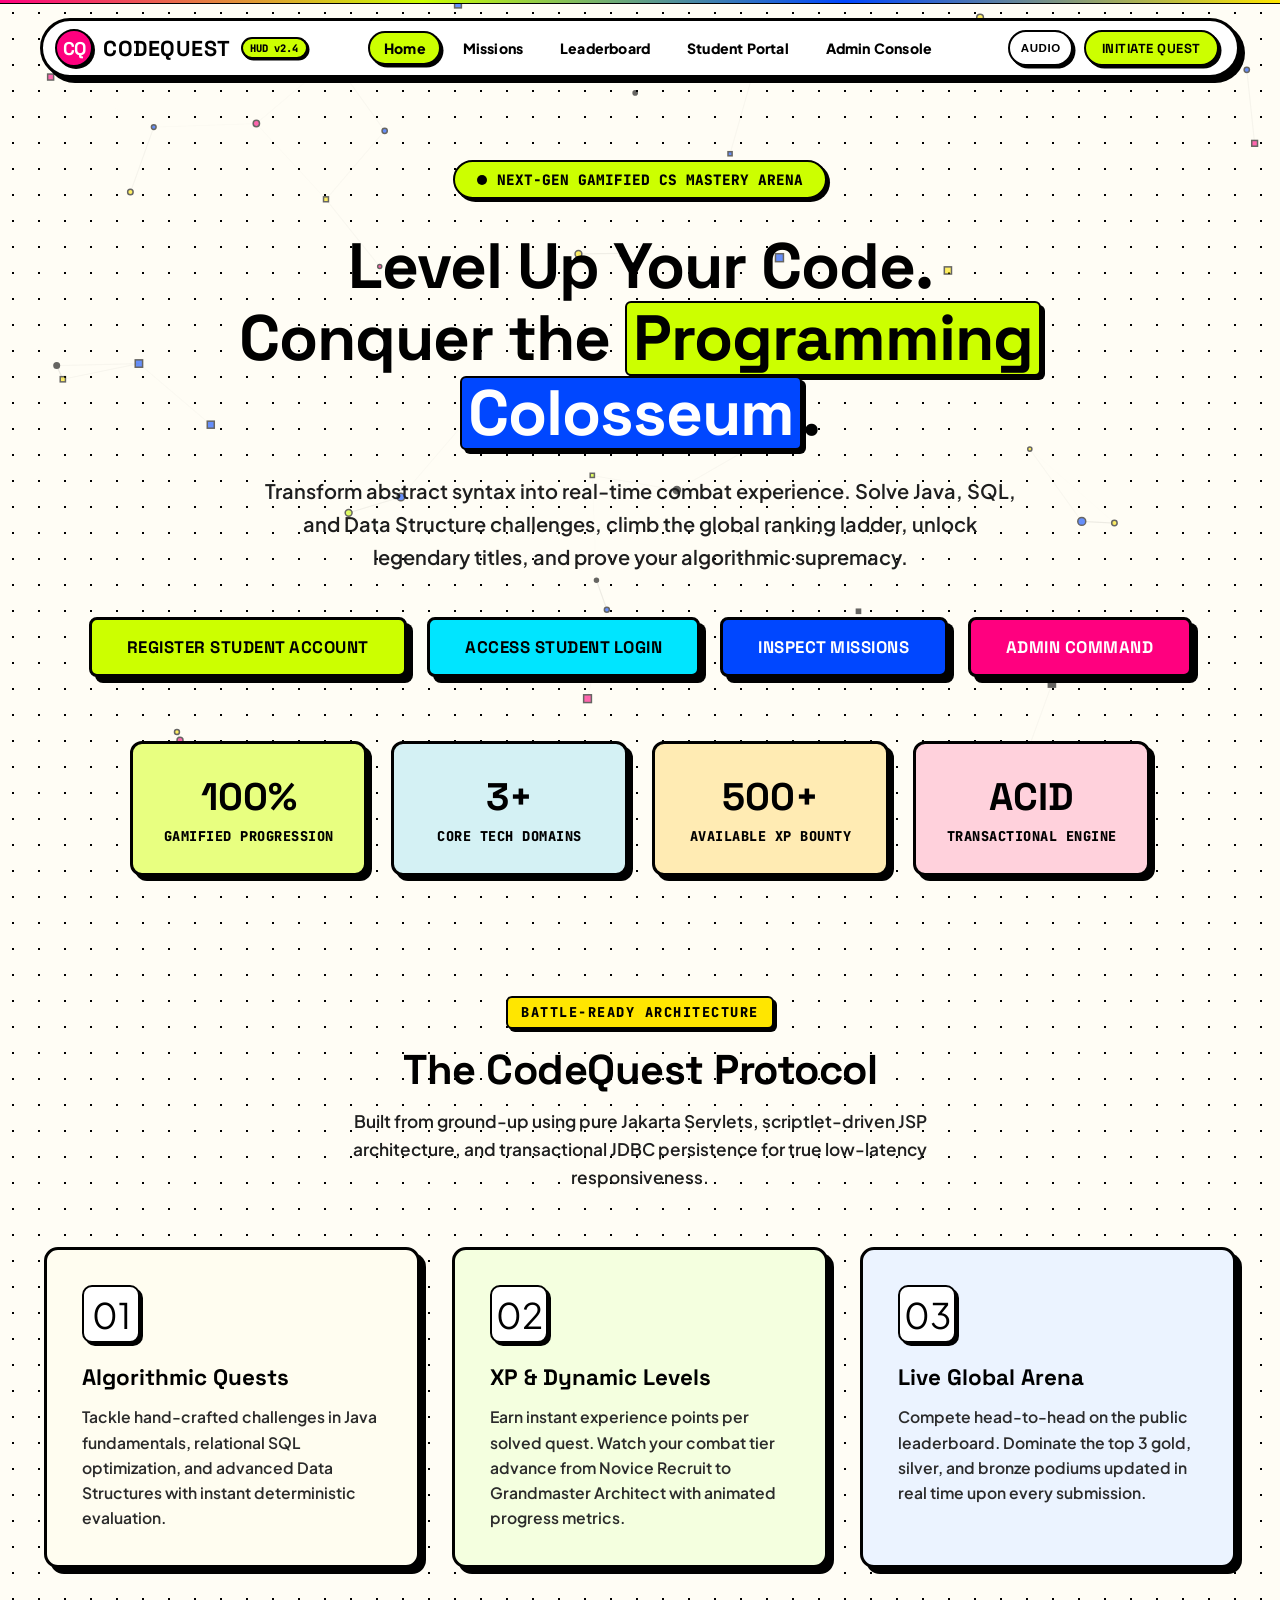
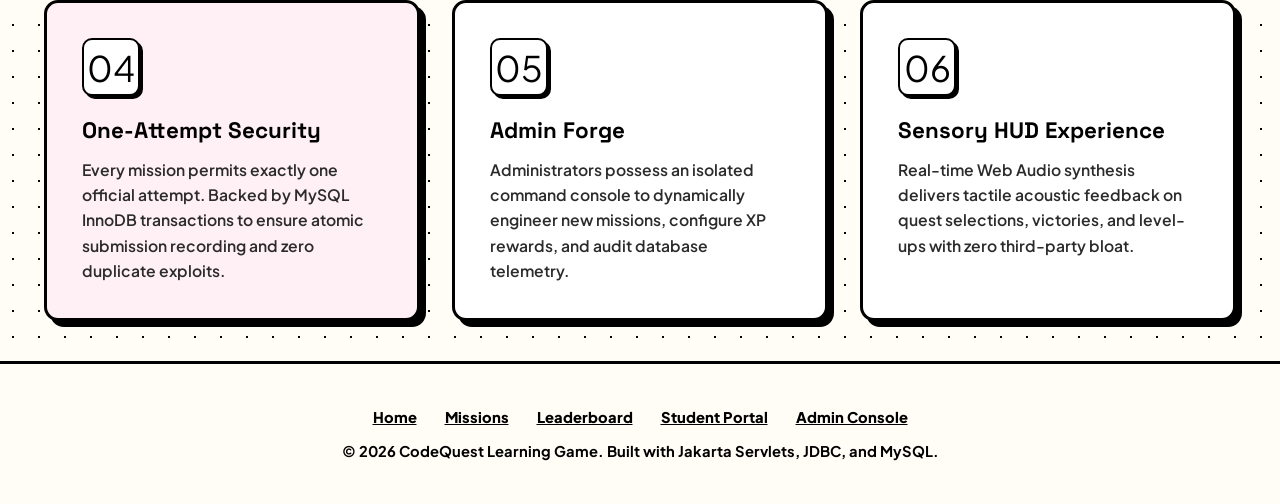
<file: src/main/webapp/index.html>
<!DOCTYPE html>
<html lang="en">
<head>
    <meta charset="UTF-8">
    <meta name="viewport" content="width=device-width, initial-scale=1.0">
    <!-- Security Headers & HTTPS Enforcement -->
    <meta http-equiv="Content-Security-Policy" content="upgrade-insecure-requests">
    <meta http-equiv="X-Content-Type-Options" content="nosniff">
    <meta name="referrer" content="strict-origin-when-cross-origin">
    <title>CodeQuest - Game-Based Programming Arena</title>
    <link rel="stylesheet" href="css/style.css">
    <link rel="icon" href="data:image/svg+xml,%3Csvg xmlns='https://www.w3.org/2000/svg' viewBox='0 0 100 100'%3E%3Crect width='100' height='100' rx='20' fill='%23000000'/%3E%3Ctext x='50' y='65' font-family='sans-serif' font-size='50' font-weight='900' fill='%23FFFF00' text-anchor='middle'%3ECQ%3C/text%3E%3C/svg%3E">
</head>
<body>
    <!-- Interactive Background Canvas -->
    <canvas id="cyber-canvas"></canvas>

    <div class="hud-layout">
        <!-- Main Navigation Bar -->
        <nav class="navbar">
            <a href="index.html" class="nav-brand">
                <div class="brand-icon">CQ</div>
                <div class="brand-text">CodeQuest</div>
                <span class="brand-badge">HUD v2.4</span>
            </a>

            <ul class="nav-links">
                <li><a href="index.html" class="active">Home</a></li>
                <li><a href="missions">Missions</a></li>
                <li><a href="leaderboard">Leaderboard</a></li>
                <li><a href="login.jsp">Student Portal</a></li>
                <li><a href="admin-login.jsp">Admin Console</a></li>
            </ul>

            <div class="nav-actions">
                <button id="sound-toggle-btn" class="sound-toggle" title="Toggle Sound FX">AUDIO</button>
                <a href="register.jsp" class="btn btn-primary btn-sm">Initiate Quest</a>
            </div>
        </nav>

        <!-- Main Content Area -->
        <main class="content-wrapper">
            <!-- Hero Showcase Section -->
            <section class="hero">
                <div class="hero-pill">
                    <span class="pulse-dot"></span>
                    <span>NEXT-GEN GAMIFIED CS MASTERY ARENA</span>
                </div>

                <h1 class="hero-title">
                    Level Up Your Code. <br>
                    Conquer the <span class="highlight-emerald">Programming</span> <span class="highlight-cyan">Colosseum</span>.
                </h1>

                <p class="hero-lead">
                    Transform abstract syntax into real-time combat experience. Solve Java, SQL, and Data Structure 
                    challenges, climb the global ranking ladder, unlock legendary titles, and prove your algorithmic supremacy.
                </p>

                <div class="hero-cta">
                    <a href="register.jsp" class="btn btn-primary btn-lg">Register Student Account</a>
                    <a href="login.jsp" class="btn btn-outline-cyan btn-lg">Access Student Login</a>
                    <a href="missions" class="btn btn-cyber btn-lg">Inspect Missions</a>
                    <a href="admin-login.jsp" class="btn btn-admin btn-lg">Admin Command</a>
                </div>

                <!-- Live Metrics Ticker -->
                <div class="hero-stats">
                    <div class="stat-card">
                        <div class="stat-value emerald">100%</div>
                        <div class="stat-label">Gamified Progression</div>
                    </div>
                    <div class="stat-card">
                        <div class="stat-value cyan">3+</div>
                        <div class="stat-label">Core Tech Domains</div>
                    </div>
                    <div class="stat-card">
                        <div class="stat-value gold">500+</div>
                        <div class="stat-label">Available XP Bounty</div>
                    </div>
                    <div class="stat-card">
                        <div class="stat-value crimson">ACID</div>
                        <div class="stat-label">Transactional Engine</div>
                    </div>
                </div>
            </section>

            <!-- System Modules Feature Deck -->
            <section class="container">
                <div class="section-header">
                    <span class="section-tagline">Battle-Ready Architecture</span>
                    <h2 class="section-title">The CodeQuest Protocol</h2>
                    <p class="section-desc">
                        Built from ground-up using pure Jakarta Servlets, scriptlet-driven JSP architecture, 
                        and transactional JDBC persistence for true low-latency responsiveness.
                    </p>
                </div>

                <div class="features-grid">
                    <div class="feature-card">
                        <div class="feature-icon">01</div>
                        <h3 class="feature-title">Algorithmic Quests</h3>
                        <p class="feature-desc">
                            Tackle hand-crafted challenges in Java fundamentals, relational SQL optimization, 
                            and advanced Data Structures with instant deterministic evaluation.
                        </p>
                    </div>

                    <div class="feature-card">
                        <div class="feature-icon">02</div>
                        <h3 class="feature-title">XP & Dynamic Levels</h3>
                        <p class="feature-desc">
                            Earn instant experience points per solved quest. Watch your combat tier advance 
                            from Novice Recruit to Grandmaster Architect with animated progress metrics.
                        </p>
                    </div>

                    <div class="feature-card">
                        <div class="feature-icon">03</div>
                        <h3 class="feature-title">Live Global Arena</h3>
                        <p class="feature-desc">
                            Compete head-to-head on the public leaderboard. Dominate the top 3 gold, silver, 
                            and bronze podiums updated in real time upon every submission.
                        </p>
                    </div>

                    <div class="feature-card">
                        <div class="feature-icon">04</div>
                        <h3 class="feature-title">One-Attempt Security</h3>
                        <p class="feature-desc">
                            Every mission permits exactly one official attempt. Backed by MySQL InnoDB transactions 
                            to ensure atomic submission recording and zero duplicate exploits.
                        </p>
                    </div>

                    <div class="feature-card">
                        <div class="feature-icon">05</div>
                        <h3 class="feature-title">Admin Forge</h3>
                        <p class="feature-desc">
                            Administrators possess an isolated command console to dynamically engineer new missions, 
                            configure XP rewards, and audit database telemetry.
                        </p>
                    </div>

                    <div class="feature-card">
                        <div class="feature-icon">06</div>
                        <h3 class="feature-title">Sensory HUD Experience</h3>
                        <p class="feature-desc">
                            Real-time Web Audio synthesis delivers tactile acoustic feedback on quest selections, 
                            victories, and level-ups with zero third-party bloat.
                        </p>
                    </div>
                </div>
            </section>
        </main>

        <!-- Footer -->
        <footer class="footer">
            <div class="footer-links">
                <a href="index.html">Home</a>
                <a href="missions">Missions</a>
                <a href="leaderboard">Leaderboard</a>
                <a href="login.jsp">Student Portal</a>
                <a href="admin-login.jsp">Admin Console</a>
            </div>
            <p>&copy; 2026 CodeQuest Learning Game. Built with Jakarta Servlets, JDBC, and MySQL.</p>
        </footer>
    </div>

    <!-- Interactive Scripts -->
    <script src="js/audio-synth.js"></script>
    <script src="js/game-fx.js"></script>
</body>
</html>
</file>
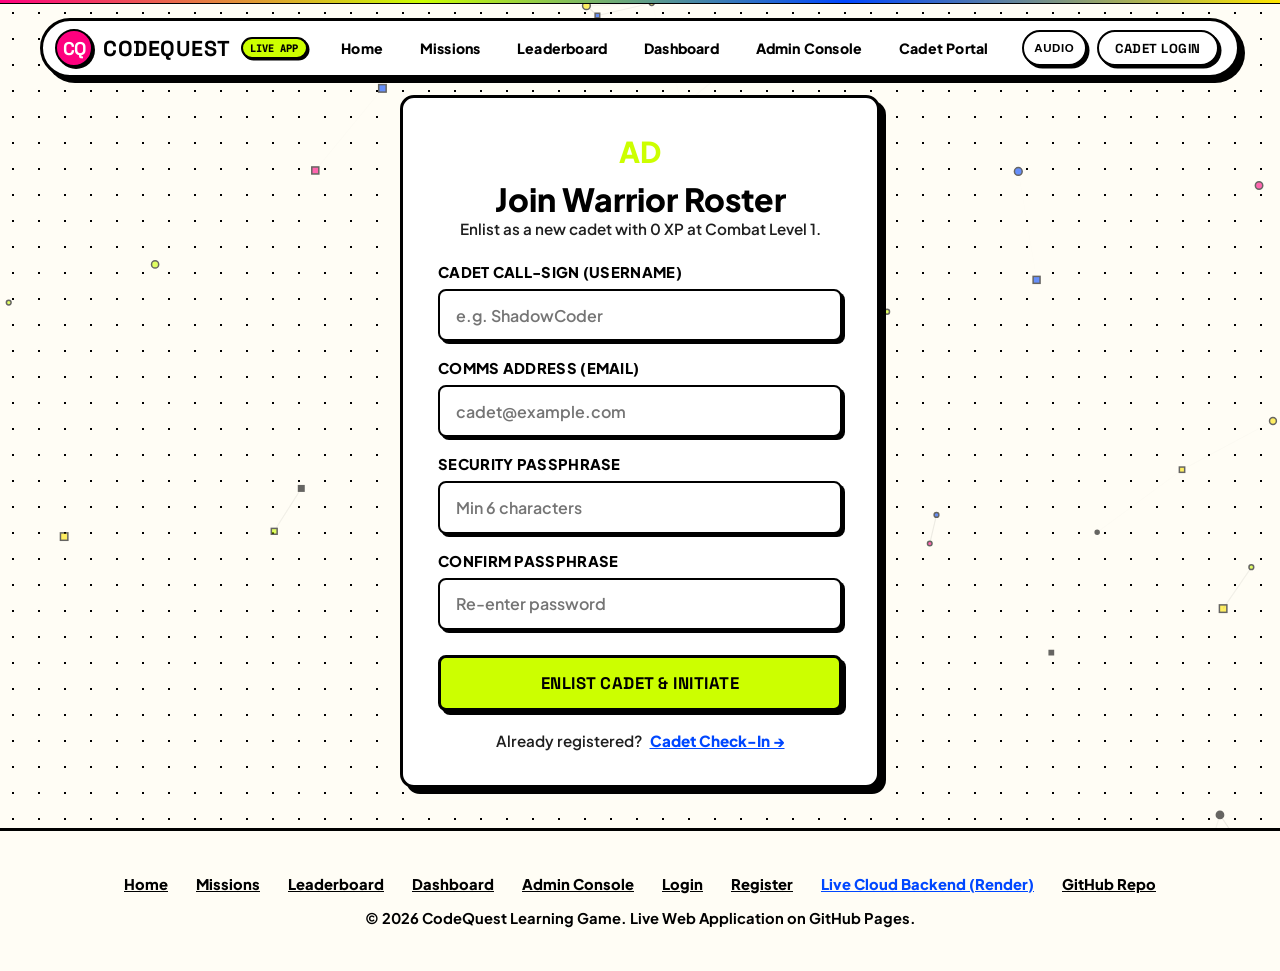
<file: register.html>
<!DOCTYPE html>
<html lang="en">

<head>
    <meta charset="UTF-8">
    <meta name="viewport" content="width=device-width, initial-scale=1.0">
    <title>CodeQuest - Join Roster Registration (Live)</title>
    <link rel="stylesheet" href="css/style.css">
    <link rel="icon"
        href="data:image/svg+xml,<svg xmlns=%22http://www.w3.org/2000/svg%22 viewBox=%220 0 100 100%22><rect width=%22100%22 height=%22100%22 rx=%2220%22 fill=%22%23000000%22/><text x=%2250%%22 y=%2265%%22 font-family=%22sans-serif%22 font-size=%2250%22 font-weight=%22900%22 fill=%22%23FFFF00%22 text-anchor=%22middle%22>CQ</text></svg>">
</head>

<body>
    <canvas id="cyber-canvas"></canvas>

    <div class="hud-layout">
        <!-- Main Navigation Bar -->
        <nav class="navbar">
            <a href="index.html" class="nav-brand">
                <div class="brand-icon">CQ</div>
                <div class="brand-text">CodeQuest</div>
                <span class="brand-badge">LIVE APP</span>
            </a>

            <ul class="nav-links">
                <li><a href="index.html">Home</a></li>
                <li><a href="missions.html">Missions</a></li>
                <li><a href="leaderboard.html">Leaderboard</a></li>
                <li><a href="dashboard.html">Dashboard</a></li>
                <li><a href="admin.html">Admin Console</a></li>
                <li><a href="login.html">Cadet Portal</a></li>
            </ul>

            <div class="nav-actions">
                <button id="sound-toggle-btn" class="sound-toggle" title="Toggle Sound FX">AUDIO</button>
                <a href="login.html" class="btn btn-outline btn-sm">Cadet Login</a>
            </div>
        </nav>

        <!-- Main Content -->
        <main class="content-wrapper"
            style="display: flex; align-items: center; justify-content: center; padding: 95px 20px 40px;">
            <div class="card" style="max-width: 480px; width: 100%; padding: 35px;">
                <div style="text-align: center; margin-bottom: 25px;">
                    <div style="font-size: 1.8rem; font-weight: 900; margin-bottom: 10px; color: var(--pop-lime);">AD
                    </div>
                    <h2 style="font-size: 2rem; font-weight: 800; color: #000000;">Join Warrior Roster</h2>
                    <p style="color: var(--text-secondary); font-weight: 600; font-size: 0.95rem;">Enlist as a new cadet
                        with 0 XP at Combat Level 1.</p>
                </div>

                <form id="reg-form">
                    <div class="form-group" style="margin-bottom: 18px;">
                        <label class="form-label">Cadet Call-Sign (Username)</label>
                        <input type="text" id="reg-username" class="form-control" required
                            placeholder="e.g. ShadowCoder">
                    </div>

                    <div class="form-group" style="margin-bottom: 18px;">
                        <label class="form-label">Comms Address (Email)</label>
                        <input type="email" id="reg-email" class="form-control" required
                            placeholder="cadet@example.com">
                    </div>

                    <div class="form-group" style="margin-bottom: 18px;">
                        <label class="form-label">Security Passphrase</label>
                        <input type="password" id="reg-pass" class="form-control" required
                            placeholder="Min 6 characters">
                    </div>

                    <div class="form-group" style="margin-bottom: 25px;">
                        <label class="form-label">Confirm Passphrase</label>
                        <input type="password" id="reg-confirm" class="form-control" required
                            placeholder="Re-enter password">
                    </div>

                    <button type="submit" class="btn btn-primary"
                        style="width: 100%; padding: 14px; font-weight: 800; font-size: 1.05rem;">
                        Enlist Cadet & Initiate
                    </button>
                </form>

                <div style="text-align: center; margin-top: 20px; font-size: 0.95rem;">
                    <span style="color: var(--text-secondary); font-weight: 600;">Already registered?</span>
                    <a href="login.html" style="color: var(--pop-blue); font-weight: 800; margin-left: 5px;">Cadet
                        Check-In →</a>
                </div>
            </div>
        </main>

        <!-- Footer -->
        <footer class="footer">
            <div class="footer-links">
                <a href="index.html">Home</a>
                <a href="missions.html">Missions</a>
                <a href="leaderboard.html">Leaderboard</a>
                <a href="dashboard.html">Dashboard</a>
                <a href="admin.html">Admin Console</a>
                <a href="login.html">Login</a>
                <a href="register.html">Register</a>
                <a href="https://codequest-ukq0.onrender.com/" target="_blank" rel="noopener noreferrer" style="color: var(--pop-blue); font-weight: 800;">Live Cloud Backend (Render)</a>
                <a href="https://github.com/dilipkumarprudhvi-a11y/CodeQuest" target="_blank">GitHub Repo</a>
            </div>
            <p>&copy; 2026 CodeQuest Learning Game. Live Web Application on GitHub Pages.</p>
        </footer>
    </div>

    <script src="js/audio-synth.js"></script>
    <script src="js/codequest-live.js"></script>
    <script src="js/game-fx.js"></script>
    <script>
        document.addEventListener('DOMContentLoaded', function () {
            const form = document.getElementById('reg-form');
            if (!form) return;

            form.addEventListener('submit', async function (e) {
                e.preventDefault();
                const uname = document.getElementById('reg-username') ? document.getElementById('reg-username').value.trim() : '';
                const email = document.getElementById('reg-email') ? document.getElementById('reg-email').value.trim() : '';
                const pass = document.getElementById('reg-pass') ? document.getElementById('reg-pass').value : '';
                const confirmPass = document.getElementById('reg-confirm') ? document.getElementById('reg-confirm').value : '';

                if (!uname || !email) {
                    alert('Username and Email are required.');
                    return;
                }

                if (pass.length < 6) {
                    if (window.GameAudio && window.GameAudio.playError) window.GameAudio.playError();
                    alert('Passphrase must be at least 6 characters in length.');
                    return;
                }

                if (pass !== confirmPass) {
                    if (window.GameAudio && window.GameAudio.playError) window.GameAudio.playError();
                    alert('Passphrases do not match! Please re-enter.');
                    return;
                }

                try {
                    if (window.CodeQuestEngine) {
                        await CodeQuestEngine.register(uname, email, pass);
                    }
                    if (window.GameAudio && window.GameAudio.playVictory) window.GameAudio.playVictory();
                    alert(`Welcome Cadet ${uname}! Your combat record has been initiated.`);
                    window.location.href = 'dashboard.html';
                } catch (err) {
                    if (window.GameAudio && window.GameAudio.playError) window.GameAudio.playError();
                    alert('Registration Notice: ' + (err.message || 'Unable to register account.'));
                }
            });
        });
    </script>
</body>

</html>
</file>
<file: src/main/webapp/css/style.css>
/* ========================================================
   CodeQuest: Neo-Brutalism & High-Contrast Pop Design System
   The Vibe: Bold, unapologetic, playful, and attention-grabbing
   Palette:
     - Background: Light Cream / Pale Yellow (#FFFDF5, #FFFDEB, #FFFF00)
     - Primary Structure / Borders: Solid Jet Black (#000000, 2.5px–3px thick)
     - Hard Box Shadows: 3px–6px solid #000000 with zero blur
     - Pop Accents: Hot Magenta (#FF007F), Acid Lime (#CCFF00), Electric Cobalt (#0047FF)
   ======================================================== */

@import url('https://fonts.googleapis.com/css2?family=Space+Grotesk:wght@500;600;700;800&family=JetBrains+Mono:wght@500;700;800&family=Plus+Jakarta+Sans:wght@600;700;800;900&display=swap');

:root {
    /* Base Surface Palette */
    --bg-void: #FFFDF5;
    --bg-page: #FFFDF5;
    --bg-surface: #FFFFFF;
    --bg-surface-elevated: #FFFDEB;
    --bg-surface-translucent: rgba(255, 253, 245, 0.95);
    --bg-input: #FFFFFF;
    --bg-card: #FFFFFF;

    /* High-Contrast Neo-Brutalist Pop Accents */
    --pop-magenta: #FF007F;
    --pop-lime: #CCFF00;
    --pop-blue: #0047FF;
    --pop-yellow: #FFE600;
    --pop-cyan: #00E5FF;
    --pop-orange: #FF5C00;
    --pop-purple: #8B5CF6;

    /* System Palette Aliases (100% Backwards Compatible with all JSP Views) */
    --neon-emerald: #CCFF00;
    --neon-emerald-glow: rgba(0, 0, 0, 0.3);
    --cyber-cyan: #0047FF;
    --cyber-cyan-glow: rgba(0, 0, 0, 0.3);
    --solar-gold: #FFE600;
    --solar-gold-glow: rgba(0, 0, 0, 0.3);
    --danger-crimson: #FF007F;
    --danger-crimson-glow: rgba(0, 0, 0, 0.3);
    --admin-purple: #8B5CF6;

    /* Structural Jet Black Borders & Hard Shadows */
    --border-black-thick: 3px solid #000000;
    --border-black-medium: 2.5px solid #000000;
    --border-black-thin: 2px solid #000000;
    --border-subtle: 2px solid #000000;
    --border-accent: 3px solid #000000;
    --border-cyan: 3px solid #000000;
    --border-gold: 3px solid #000000;

    --shadow-hard-xs: 2px 2px 0px #000000;
    --shadow-hard-sm: 3px 3px 0px #000000;
    --shadow-hard: 5px 5px 0px #000000;
    --shadow-hard-lg: 7px 7px 0px #000000;
    --shadow-hard-xl: 10px 10px 0px #000000;
    --shadow-card: 5px 5px 0px #000000;

    --shadow-pop-magenta: 5px 5px 0px #FF007F;
    --shadow-pop-lime: 5px 5px 0px #CCFF00;
    --shadow-pop-blue: 5px 5px 0px #0047FF;

    /* Typography */
    --font-heading: 'Space Grotesk', -apple-system, sans-serif;
    --font-body: 'Plus Jakarta Sans', sans-serif;
    --font-code: 'JetBrains Mono', monospace;

    /* High-Contrast Text Tokens */
    --text-pure: #000000;
    --text-primary: #000000;
    --text-secondary: #1f1f1f;
    --text-muted: #4b5563;

    /* Transitions */
    --ease-brutal: cubic-bezier(0.18, 0.89, 0.32, 1.28);
}

/* Reset & Global */
*,
*::before,
*::after {
    box-sizing: border-box;
    margin: 0;
    padding: 0;
}

html {
    scroll-behavior: smooth;
    font-size: 16px;
    background-color: var(--bg-void);
    color: var(--text-primary);
}

body {
    font-family: var(--font-body);
    min-height: 100vh;
    display: flex;
    flex-direction: column;
    overflow-x: hidden;
    position: relative;
    background-color: #FFFDF5;
    background-image: radial-gradient(#000000 1.25px, transparent 1.25px);
    background-size: 26px 26px;
    -webkit-font-smoothing: antialiased;
    color: var(--text-primary);
}

/* Background Canvas */
#cyber-canvas {
    position: fixed;
    top: 0;
    left: 0;
    width: 100%;
    height: 100%;
    pointer-events: none;
    z-index: 0;
    opacity: 0.6;
}

/* Main Layout */
.hud-layout {
    position: relative;
    z-index: 1;
    display: flex;
    flex-direction: column;
    min-height: 100vh;
}

/* Top Accent Bar: Neo-Brutalist Multicolored Strip */
.hud-layout::before {
    content: '';
    position: fixed;
    top: 0;
    left: 0;
    right: 0;
    height: 4px;
    background: linear-gradient(90deg, #FF007F 0%, #CCFF00 33%, #0047FF 66%, #FFE600 100%);
    z-index: 1000;
    border-bottom: 1px solid #000000;
}

/* ========================================================
   Floating Dynamic Island Navigation Header
   ======================================================== */
.navbar {
    position: fixed;
    top: 18px;
    left: 50%;
    transform: translateX(-50%);
    z-index: 1000;
    width: calc(100% - 2.5rem);
    max-width: 1200px;
    background: #FFFFFF;
    border: 3px solid #000000;
    border-radius: 9999px;
    padding: 0.5rem 1.15rem 0.5rem 0.75rem;
    display: flex;
    justify-content: space-between;
    align-items: center;
    box-shadow: 5px 5px 0px #000000;
    transition: all 0.25s cubic-bezier(0.16, 1, 0.3, 1);
}

/* Dynamic Island Scrolled Morph State */
.navbar.scrolled {
    top: 10px;
    padding: 0.38rem 1rem 0.38rem 0.7rem;
    box-shadow: 6px 6px 0px #000000;
    transform: translateX(-50%) scale(0.99);
    background: #FFFDF5;
}

.nav-brand {
    display: flex;
    align-items: center;
    gap: 0.65rem;
    text-decoration: none;
    color: var(--text-pure);
    transition: transform 0.15s ease;
}

.nav-brand:hover {
    transform: translate(-1px, -1px);
}

.brand-icon {
    width: 38px;
    height: 38px;
    background: var(--pop-magenta);
    border: 2.5px solid #000000;
    border-radius: 9999px;
    display: grid;
    place-items: center;
    box-shadow: 2px 2px 0px #000000;
    color: #FFFFFF;
    font-family: var(--font-heading);
    font-weight: 900;
    font-size: 1.15rem;
    letter-spacing: -0.5px;
}

.brand-text {
    font-family: var(--font-heading);
    font-size: 1.35rem;
    font-weight: 900;
    letter-spacing: 0.5px;
    color: #000000;
    text-transform: uppercase;
}

.brand-badge {
    font-size: 0.65rem;
    background: var(--pop-lime);
    border: 2px solid #000000;
    color: #000000;
    font-weight: 800;
    padding: 0.15rem 0.45rem;
    border-radius: 9999px;
    box-shadow: 1.5px 1.5px 0px #000000;
    font-family: var(--font-code);
}

.nav-links {
    display: flex;
    align-items: center;
    gap: 0.35rem;
    list-style: none;
    margin: 0;
    padding: 0;
}

.nav-links a {
    text-decoration: none;
    color: #000000;
    font-size: 0.88rem;
    font-weight: 800;
    letter-spacing: 0.2px;
    display: flex;
    align-items: center;
    gap: 0.45rem;
    padding: 0.4rem 0.85rem;
    border-radius: 9999px;
    border: 2px solid transparent;
    transition: all 0.15s ease;
}

.nav-links a:hover {
    background: var(--pop-yellow);
    border-color: #000000;
    box-shadow: 2.5px 2.5px 0px #000000;
    transform: translate(-1px, -1px);
}

.nav-links a.active {
    background: var(--pop-lime);
    border: 2px solid #000000;
    box-shadow: 2.5px 2.5px 0px #000000;
    color: #000000;
    font-weight: 900;
}

.nav-actions {
    display: flex;
    align-items: center;
    gap: 0.65rem;
}

.nav-actions .btn-sm {
    border-radius: 9999px;
    padding: 0.45rem 1rem;
    font-size: 0.82rem;
    font-weight: 900;
    box-shadow: 2.5px 2.5px 0px #000000;
}

/* Sound Switcher Button */
.sound-toggle {
    background: #FFFFFF;
    border: 2.5px solid #000000;
    color: #000000;
    min-width: 58px;
    height: 36px;
    padding: 0 0.65rem;
    border-radius: 9999px;
    display: inline-flex;
    align-items: center;
    justify-content: center;
    cursor: pointer;
    box-shadow: 2.5px 2.5px 0px #000000;
    font-size: 0.72rem;
    font-weight: 900;
    letter-spacing: 0.05em;
    transition: all 0.15s ease;
}

.sound-toggle:hover {
    background: var(--pop-yellow);
    transform: translate(-1px, -1px);
    box-shadow: 3.5px 3.5px 0px #000000;
}

.sound-toggle:active {
    transform: translate(1px, 1px);
    box-shadow: 1px 1px 0px #000000;
}

.sound-toggle.muted {
    opacity: 0.6;
    background: #E5E7EB;
}

/* User Status Pill in Navbar */
.nav-profile-pill {
    display: flex;
    align-items: center;
    gap: 0.65rem;
    background: #FFFFFF;
    border: 2px solid #000000;
    box-shadow: 2.5px 2.5px 0px #000000;
    padding: 0.35rem 0.85rem;
    border-radius: 9999px;
    font-size: 0.85rem;
    font-weight: 800;
}

.nav-level-tag {
    background: var(--pop-magenta);
    color: #FFFFFF;
    font-weight: 900;
    padding: 0.15rem 0.5rem;
    border-radius: 9999px;
    font-size: 0.72rem;
    border: 1.5px solid #000000;
    font-family: var(--font-heading);
}

.nav-xp-counter {
    color: #000000;
    font-family: var(--font-code);
    font-weight: 900;
}

/* ========================================================
   Buttons & Interactive Controls (Chunky Neo-Brutalist)
   ======================================================== */
.btn {
    display: inline-flex;
    align-items: center;
    justify-content: center;
    gap: 0.6rem;
    font-family: var(--font-heading);
    font-size: 0.95rem;
    font-weight: 800;
    letter-spacing: 0.5px;
    text-transform: uppercase;
    text-decoration: none;
    padding: 0.8rem 1.65rem;
    border-radius: 8px;
    border: 3px solid #000000;
    box-shadow: 4px 4px 0px #000000;
    cursor: pointer;
    transition: transform 0.12s ease, box-shadow 0.12s ease, background 0.12s ease;
    white-space: nowrap;
}

.btn:hover {
    transform: translate(-2px, -2px);
    box-shadow: 6px 6px 0px #000000;
}

.btn:active {
    transform: translate(2px, 2px);
    box-shadow: 1px 1px 0px #000000;
}

/* Primary = Acid Lime */
.btn-primary {
    background: var(--pop-lime);
    color: #000000;
}

.btn-primary:hover {
    background: #d4ff1a;
}

/* Cyber = Electric Cobalt Blue */
.btn-cyber {
    background: var(--pop-blue);
    color: #FFFFFF;
}

.btn-cyber:hover {
    background: #1a5bff;
}

/* Outline = Crisp White */
.btn-outline {
    background: #FFFFFF;
    color: #000000;
}

.btn-outline:hover {
    background: var(--pop-yellow);
}

/* Cyan Outline = Electric Cyan */
.btn-outline-cyan {
    background: var(--pop-cyan);
    color: #000000;
}

.btn-outline-cyan:hover {
    background: #33edff;
}

/* Danger & Admin = Hot Magenta */
.btn-danger,
.btn-admin {
    background: var(--pop-magenta);
    color: #FFFFFF;
}

.btn-danger:hover,
.btn-admin:hover {
    background: #ff1a8c;
}

.btn-sm {
    padding: 0.45rem 1rem;
    font-size: 0.85rem;
    border-width: 2.5px;
    box-shadow: 3px 3px 0px #000000;
}

.btn-sm:hover {
    box-shadow: 4px 4px 0px #000000;
}

.btn-lg {
    padding: 1rem 2.2rem;
    font-size: 1.05rem;
    border-width: 3.5px;
    box-shadow: 6px 6px 0px #000000;
}

.btn-lg:hover {
    box-shadow: 8px 8px 0px #000000;
}

/* ========================================================
   Layout & Containers
   ======================================================== */
.container {
    max-width: 1240px;
    margin: 0 auto;
    padding: 2.5rem 1.5rem;
    width: 100%;
}

.content-wrapper {
    flex: 1;
    padding-top: 88px;
}

/* Page Section Headers */
.section-header {
    margin-bottom: 2.75rem;
    text-align: center;
}

.section-tagline {
    font-family: var(--font-code);
    color: #000000;
    background: var(--pop-yellow);
    border: 2px solid #000000;
    box-shadow: 3px 3px 0px #000000;
    font-size: 0.85rem;
    font-weight: 800;
    text-transform: uppercase;
    letter-spacing: 1.5px;
    padding: 0.35rem 0.85rem;
    border-radius: 6px;
    margin-bottom: 0.9rem;
    display: inline-block;
}

.section-title {
    font-family: var(--font-heading);
    font-size: 2.6rem;
    font-weight: 800;
    color: #000000;
    letter-spacing: -0.5px;
    margin-bottom: 0.5rem;
}

.section-desc {
    color: var(--text-secondary);
    max-width: 680px;
    margin: 0.75rem auto 0;
    font-size: 1.08rem;
    font-weight: 600;
    line-height: 1.6;
}

/* ========================================================
   Hero Section
   ======================================================== */
.hero {
    padding: 4.5rem 1.5rem 5rem;
    display: flex;
    flex-direction: column;
    align-items: center;
    text-align: center;
    position: relative;
}

.hero-pill {
    background: var(--pop-lime);
    border: 2.5px solid #000000;
    box-shadow: 3px 3px 0px #000000;
    padding: 0.5rem 1.35rem;
    border-radius: 30px;
    display: inline-flex;
    align-items: center;
    gap: 0.65rem;
    font-size: 0.9rem;
    color: #000000;
    font-weight: 800;
    font-family: var(--font-code);
    margin-bottom: 2rem;
}

.pulse-dot {
    width: 10px;
    height: 10px;
    background: #000000;
    border-radius: 50%;
    animation: blink 1.2s infinite;
}

@keyframes blink {

    0%,
    100% {
        opacity: 1;
        transform: scale(1);
    }

    50% {
        opacity: 0.3;
        transform: scale(0.85);
    }
}

.hero-title {
    font-family: var(--font-heading);
    font-size: 4rem;
    font-weight: 800;
    line-height: 1.1;
    letter-spacing: -1px;
    color: #000000;
    max-width: 940px;
    margin-bottom: 1.5rem;
}

.hero-title span.highlight-emerald {
    background: var(--pop-lime);
    border: 2.5px solid #000000;
    box-shadow: 4px 4px 0px #000000;
    padding: 0 0.35rem;
    border-radius: 6px;
    color: #000000;
    display: inline-block;
}

.hero-title span.highlight-cyan {
    background: var(--pop-blue);
    border: 2.5px solid #000000;
    box-shadow: 4px 4px 0px #000000;
    padding: 0 0.35rem;
    border-radius: 6px;
    color: #FFFFFF;
    display: inline-block;
}

.hero-lead {
    font-size: 1.25rem;
    color: #1e1e1e;
    font-weight: 600;
    max-width: 760px;
    line-height: 1.65;
    margin-bottom: 2.75rem;
}

.hero-cta {
    display: flex;
    gap: 1.25rem;
    flex-wrap: wrap;
    justify-content: center;
    margin-bottom: 4rem;
}

/* Hero Stats Ticker */
.hero-stats {
    display: grid;
    grid-template-columns: repeat(4, 1fr);
    gap: 1.5rem;
    width: 100%;
    max-width: 1020px;
    margin: 0 auto;
}

.stat-card {
    background: #FFFFFF;
    border: 3px solid #000000;
    box-shadow: 5px 5px 0px #000000;
    padding: 1.75rem 1rem;
    border-radius: 12px;
    text-align: center;
    transition: transform 0.15s ease, box-shadow 0.15s ease;
}

.stat-card:hover {
    transform: translate(-3px, -3px);
    box-shadow: 8px 8px 0px #000000;
}

.stat-value {
    font-family: var(--font-heading);
    font-size: 2.4rem;
    font-weight: 800;
    color: #000000;
    margin-bottom: 0.35rem;
}

.stat-card:nth-child(1) {
    background: #E8FF80;
}

.stat-card:nth-child(2) {
    background: #D4F1F4;
}

.stat-card:nth-child(3) {
    background: #FFEBB3;
}

.stat-card:nth-child(4) {
    background: #FFD1DC;
}

.stat-value.gold {
    color: #000000;
}

.stat-value.emerald {
    color: #000000;
}

.stat-value.cyan {
    color: #000000;
}

.stat-value.crimson {
    color: #000000;
}

.stat-label {
    font-size: 0.85rem;
    color: #000000;
    font-family: var(--font-code);
    text-transform: uppercase;
    font-weight: 800;
    letter-spacing: 0.5px;
}

/* Feature Grid */
.features-grid {
    display: grid;
    grid-template-columns: repeat(3, 1fr);
    gap: 2rem;
    margin-top: 3.5rem;
}

.feature-card {
    background: #FFFFFF;
    border: 3px solid #000000;
    box-shadow: 6px 6px 0px #000000;
    padding: 2.2rem;
    border-radius: 14px;
    transition: transform 0.15s ease, box-shadow 0.15s ease;
    position: relative;
}

.feature-card:hover {
    transform: translate(-3px, -3px);
    box-shadow: 9px 9px 0px #000000;
}

.feature-card:nth-child(1) {
    background: #FFFDF0;
}

.feature-card:nth-child(2) {
    background: #F4FFDF;
}

.feature-card:nth-child(3) {
    background: #EBF3FF;
}

.feature-card:nth-child(4) {
    background: #FFF0F5;
}

.feature-icon {
    font-size: 2.2rem;
    margin-bottom: 1.25rem;
    display: inline-grid;
    place-items: center;
    width: 58px;
    height: 58px;
    background: #FFFFFF;
    border: 2.5px solid #000000;
    box-shadow: 3px 3px 0px #000000;
    border-radius: 10px;
}

.feature-title {
    font-family: var(--font-heading);
    font-size: 1.4rem;
    font-weight: 800;
    color: #000000;
    margin-bottom: 0.75rem;
}

.feature-desc {
    color: #2b2b2b;
    font-size: 0.98rem;
    font-weight: 600;
    line-height: 1.6;
}

/* ========================================================
   Form Cards & Input Controls
   ======================================================== */
.auth-wrapper {
    max-width: 480px;
    margin: 2rem auto;
    width: 100%;
}

.auth-wrapper-wide {
    max-width: 780px;
    margin: 2rem auto;
    width: 100%;
}

.card {
    background: #FFFFFF;
    border: 3px solid #000000;
    box-shadow: 6px 6px 0px #000000;
    border-radius: 14px;
    padding: 2.5rem;
    position: relative;
}

.card-admin {
    background: #FFFDF5;
    border-top: 6px solid var(--pop-magenta);
}

.card-header {
    text-align: center;
    margin-bottom: 2rem;
}

.card-title {
    font-family: var(--font-heading);
    font-size: 2rem;
    font-weight: 800;
    color: #000000;
    margin-bottom: 0.5rem;
}

.card-subtitle {
    color: var(--text-secondary);
    font-size: 0.98rem;
    font-weight: 600;
}

.form-group {
    margin-bottom: 1.35rem;
}

.form-label {
    display: block;
    font-size: 0.92rem;
    font-weight: 800;
    color: #000000;
    margin-bottom: 0.5rem;
    letter-spacing: 0.3px;
    text-transform: uppercase;
}

.form-control {
    width: 100%;
    background: #FFFFFF;
    border: 2.5px solid #000000;
    box-shadow: 3px 3px 0px #000000;
    border-radius: 8px;
    padding: 0.85rem 1rem;
    color: #000000;
    font-family: var(--font-body);
    font-size: 1rem;
    font-weight: 600;
    transition: all 0.15s ease;
}

.form-control:focus {
    outline: none;
    border-color: #000000;
    box-shadow: 5px 5px 0px var(--pop-blue);
    background: #FFFDF0;
}

textarea.form-control {
    min-height: 110px;
    resize: vertical;
    font-family: var(--font-code);
}

.form-select {
    width: 100%;
    background: #FFFFFF;
    border: 2.5px solid #000000;
    box-shadow: 3px 3px 0px #000000;
    border-radius: 8px;
    padding: 0.85rem 1rem;
    color: #000000;
    font-size: 1rem;
    font-weight: 700;
    cursor: pointer;
}

.form-select option {
    background: #FFFFFF;
    color: #000000;
    font-weight: 600;
}

.form-grid-2 {
    display: grid;
    grid-template-columns: 1fr 1fr;
    gap: 1.25rem;
}

/* Checkbox & Remember Me */
.form-check {
    display: flex;
    align-items: center;
    gap: 0.65rem;
    cursor: pointer;
    font-size: 0.92rem;
    font-weight: 700;
    color: #000000;
}

.form-check input[type="checkbox"] {
    appearance: none;
    width: 20px;
    height: 20px;
    background: #FFFFFF;
    border: 2.5px solid #000000;
    border-radius: 5px;
    cursor: pointer;
    position: relative;
    box-shadow: 2px 2px 0px #000000;
}

.form-check input[type="checkbox"]:checked {
    background: var(--pop-lime);
}

.form-check input[type="checkbox"]:checked::after {
    content: '';
    position: absolute;
    top: 40%;
    left: 50%;
    width: 5px;
    height: 9px;
    border: solid #000000;
    border-width: 0 2.5px 2.5px 0;
    transform: translate(-50%, -50%) rotate(45deg);
}

/* Alert Notification Banners */
.alert {
    padding: 1rem 1.35rem;
    border-radius: 8px;
    margin-bottom: 1.5rem;
    display: flex;
    align-items: center;
    gap: 0.85rem;
    font-size: 0.95rem;
    font-weight: 700;
    line-height: 1.5;
    border: 3px solid #000000;
    box-shadow: 4px 4px 0px #000000;
}

.alert-danger {
    background: var(--pop-magenta);
    color: #FFFFFF;
}

.alert-success {
    background: var(--pop-lime);
    color: #000000;
}

.alert-info {
    background: var(--pop-cyan);
    color: #000000;
}

/* Card Footer Links */
.card-footer-links {
    margin-top: 1.75rem;
    text-align: center;
    font-size: 0.95rem;
    font-weight: 700;
    color: #000000;
}

.card-footer-links a {
    color: var(--pop-blue);
    text-decoration: underline;
    font-weight: 800;
}

.card-footer-links a:hover {
    color: var(--pop-magenta);
}

/* ========================================================
   Student Gamer Dashboard (dashboard.jsp)
   ======================================================== */
.profile-banner {
    background: #FFFDEB;
    border: 3px solid #000000;
    box-shadow: 6px 6px 0px #000000;
    border-radius: 16px;
    padding: 2.25rem;
    margin-bottom: 2.5rem;
    display: flex;
    justify-content: space-between;
    align-items: center;
    flex-wrap: wrap;
    gap: 2rem;
}

.profile-identity {
    display: flex;
    align-items: center;
    gap: 1.5rem;
}

.profile-avatar {
    width: 82px;
    height: 82px;
    border-radius: 14px;
    background: var(--pop-yellow);
    border: 3px solid #000000;
    box-shadow: 4px 4px 0px #000000;
    display: grid;
    place-items: center;
    font-size: 2.5rem;
}

.profile-name {
    font-family: var(--font-heading);
    font-size: 2.2rem;
    font-weight: 800;
    color: #000000;
    margin-bottom: 0.35rem;
}

.profile-role-tag {
    font-family: var(--font-code);
    font-size: 0.85rem;
    font-weight: 800;
    color: #000000;
    background: var(--pop-cyan);
    padding: 0.25rem 0.75rem;
    border-radius: 6px;
    border: 2px solid #000000;
    box-shadow: 2px 2px 0px #000000;
}

.profile-stats-cluster {
    display: flex;
    gap: 2.5rem;
}

.stat-block {
    text-align: center;
}

.stat-block-num {
    font-family: var(--font-heading);
    font-size: 2.2rem;
    font-weight: 800;
    color: #000000;
}

.stat-block-num.gold {
    color: #000000;
}

.stat-block-num.emerald {
    color: #000000;
}

.stat-block-text {
    font-size: 0.85rem;
    color: #000000;
    font-family: var(--font-code);
    text-transform: uppercase;
    font-weight: 800;
    letter-spacing: 0.5px;
}

/* XP Progress Bar Component */
.xp-tracker-card {
    background: #FFFFFF;
    border: 3px solid #000000;
    box-shadow: 6px 6px 0px #000000;
    border-radius: 14px;
    padding: 1.75rem 2rem;
    margin-bottom: 2.5rem;
}

.xp-header {
    display: flex;
    justify-content: space-between;
    margin-bottom: 0.85rem;
    font-size: 1rem;
    font-weight: 700;
}

.xp-label {
    font-family: var(--font-heading);
    font-weight: 800;
    color: #000000;
    display: flex;
    align-items: center;
    gap: 0.5rem;
}

.xp-numbers {
    font-family: var(--font-code);
    color: #000000;
    font-weight: 700;
}

.xp-numbers span.current {
    color: var(--pop-magenta);
    font-weight: 800;
}

.progress-track,
.progress-bar-container {
    width: 100%;
    height: 22px;
    background: #FFFFFF;
    border-radius: 12px;
    overflow: hidden;
    position: relative;
    border: 3px solid #000000;
    box-shadow: 3px 3px 0px #000000;
}

.progress-fill {
    height: 100%;
    background: var(--pop-lime);
    border-radius: 8px;
    border-right: 2px solid #000000;
    transition: width 0.8s ease;
    position: relative;
}

.progress-fill::after {
    content: '';
    position: absolute;
    top: 0;
    left: 0;
    bottom: 0;
    right: 0;
    background-image: linear-gradient(-45deg,
            rgba(0, 0, 0, 0.15) 25%,
            transparent 25%,
            transparent 50%,
            rgba(0, 0, 0, 0.15) 50%,
            rgba(0, 0, 0, 0.15) 75%,
            transparent 75%,
            transparent);
    background-size: 20px 20px;
    animation: moveStripes 1.5s linear infinite;
}

@keyframes moveStripes {
    0% {
        background-position: 0 0;
    }

    100% {
        background-position: 20px 0;
    }
}

/* ========================================================
   Missions Grid & Quest Cards (missions.jsp)
   ======================================================== */
.mission-filter-bar {
    display: flex;
    justify-content: space-between;
    align-items: center;
    flex-wrap: wrap;
    gap: 1.25rem;
    margin-bottom: 2rem;
    padding: 1.2rem 1.6rem;
    background: #FFFFFF;
    border: 3px solid #000000;
    box-shadow: 5px 5px 0px #000000;
    border-radius: 12px;
}

.filter-pills {
    display: flex;
    gap: 0.65rem;
    flex-wrap: wrap;
}

.filter-pill {
    padding: 0.5rem 1.15rem;
    border-radius: 8px;
    font-size: 0.9rem;
    font-family: var(--font-heading);
    font-weight: 800;
    text-decoration: none;
    color: #000000;
    background: #FFFFFF;
    border: 2.5px solid #000000;
    box-shadow: 3px 3px 0px #000000;
    transition: all 0.12s ease;
    cursor: pointer;
}

.filter-pill:hover {
    background: var(--pop-yellow);
    transform: translate(-2px, -2px);
    box-shadow: 4px 4px 0px #000000;
}

.filter-pill.active {
    background: var(--pop-lime);
    color: #000000;
    box-shadow: 3px 3px 0px #000000;
    transform: translate(-1px, -1px);
}

.missions-deck,
.quests-deck {
    display: grid;
    grid-template-columns: repeat(auto-fill, minmax(360px, 1fr));
    gap: 2rem;
}

.quest-card {
    background: #FFFFFF;
    border: 3px solid #000000;
    box-shadow: 6px 6px 0px #000000;
    border-radius: 14px;
    padding: 1.85rem;
    display: flex;
    flex-direction: column;
    justify-content: space-between;
    transition: transform 0.15s ease, box-shadow 0.15s ease;
    position: relative;
}

.quest-card:hover {
    transform: translate(-3px, -3px);
    box-shadow: 9px 9px 0px #000000;
}

.quest-card.solved-card,
.quest-card.solved-quest {
    background: #F8FFF0;
    border-color: #000000;
}

.quest-header,
.quest-card-header {
    display: flex;
    justify-content: space-between;
    align-items: flex-start;
    margin-bottom: 1.25rem;
}

.quest-category-badge {
    font-family: var(--font-code);
    font-size: 0.8rem;
    font-weight: 800;
    padding: 0.3rem 0.75rem;
    border-radius: 6px;
    border: 2px solid #000000;
    box-shadow: 2px 2px 0px #000000;
    letter-spacing: 0.5px;
}

.category-java {
    background: var(--pop-yellow);
    color: #000000;
}

.category-sql {
    background: var(--pop-cyan);
    color: #000000;
}

.category-dsa {
    background: var(--pop-magenta);
    color: #FFFFFF;
}

.difficulty-tag {
    font-size: 0.75rem;
    font-family: var(--font-code);
    font-weight: 800;
    text-transform: uppercase;
    padding: 0.25rem 0.65rem;
    border-radius: 6px;
    border: 2px solid #000000;
    box-shadow: 2px 2px 0px #000000;
}

.diff-easy {
    color: #000000;
    background: var(--pop-lime);
}

.diff-medium {
    color: #000000;
    background: var(--pop-yellow);
}

.diff-hard {
    color: #FFFFFF;
    background: var(--pop-magenta);
}

.quest-title {
    font-family: var(--font-heading);
    font-size: 1.45rem;
    font-weight: 800;
    color: #000000;
    margin-bottom: 0.75rem;
    line-height: 1.3;
}

.quest-desc {
    color: #2b2b2b;
    font-size: 0.98rem;
    font-weight: 600;
    line-height: 1.6;
    margin-bottom: 1.5rem;
}

/* Interactive Option Choices Selector */
.options-cluster {
    display: flex;
    flex-direction: column;
    gap: 0.75rem;
    margin-bottom: 1.5rem;
}

.option-item {
    display: flex;
    align-items: center;
    gap: 0.85rem;
    background: #FFFFFF;
    border: 2.5px solid #000000;
    box-shadow: 3px 3px 0px #000000;
    border-radius: 8px;
    padding: 0.85rem 1rem;
    cursor: pointer;
    transition: all 0.12s ease;
    user-select: none;
    color: #000000;
    font-weight: 600;
}

.option-item:hover {
    background: #FFFDEB;
    transform: translate(-1px, -1px);
    box-shadow: 4px 4px 0px #000000;
}

.option-item input[type="radio"] {
    appearance: none;
    width: 22px;
    height: 22px;
    border: 2.5px solid #000000;
    border-radius: 50%;
    margin: 0;
    cursor: pointer;
    position: relative;
    flex-shrink: 0;
    background: #FFFFFF;
}

.option-item input[type="radio"]:checked {
    background: #000000;
}

.option-item input[type="radio"]:checked::after {
    content: '';
    position: absolute;
    top: 50%;
    left: 50%;
    transform: translate(-50%, -50%);
    width: 8px;
    height: 8px;
    border-radius: 50%;
    background: var(--pop-lime);
}

.option-item.selected {
    border: 3px solid #000000 !important;
    background: var(--pop-lime) !important;
    box-shadow: 4px 4px 0px #000000 !important;
    font-weight: 800;
}

.option-key {
    font-family: var(--font-code);
    font-weight: 800;
    color: #FFFFFF;
    background: #000000;
    padding: 0.15rem 0.5rem;
    border-radius: 4px;
    font-size: 0.85rem;
}

.option-text {
    font-size: 0.95rem;
    color: #000000;
    line-height: 1.4;
}

.quest-card-footer {
    display: flex;
    justify-content: space-between;
    align-items: center;
    border-top: 2px solid #000000;
    padding-top: 1.25rem;
    margin-top: auto;
}

.quest-xp-badge {
    display: flex;
    align-items: center;
    gap: 0.45rem;
    font-family: var(--font-heading);
    font-size: 1.15rem;
    font-weight: 800;
    color: #000000;
}

/* ========================================================
   Mission Evaluation Result Screen
   ======================================================== */
.result-card {
    max-width: 680px;
    margin: 2rem auto;
    text-align: center;
    padding: 3.5rem 2.5rem;
    border-radius: 16px;
    background: #FFFFFF;
    border: 3.5px solid #000000;
    box-shadow: 8px 8px 0px #000000;
    position: relative;
    overflow: hidden;
}

.result-card.success-card {
    background: #FAFFF0;
}

.result-card.failure-card {
    background: #FFF5F7;
}

.result-icon-orb {
    width: 96px;
    height: 96px;
    margin: 0 auto 1.75rem;
    border-radius: 50%;
    display: grid;
    place-items: center;
    font-size: 3.2rem;
    border: 3.5px solid #000000;
    box-shadow: 5px 5px 0px #000000;
}

.success-card .result-icon-orb {
    background: var(--pop-lime);
    color: #000000;
}

.failure-card .result-icon-orb {
    background: var(--pop-magenta);
    color: #FFFFFF;
}

.result-headline {
    font-family: var(--font-heading);
    font-size: 2.6rem;
    font-weight: 800;
    color: #000000;
    margin-bottom: 0.5rem;
}

.result-lead {
    font-size: 1.15rem;
    font-weight: 600;
    color: var(--text-secondary);
    margin-bottom: 2rem;
}

.xp-awarded-pill {
    display: inline-flex;
    align-items: center;
    gap: 0.75rem;
    background: var(--pop-yellow);
    border: 3px solid #000000;
    box-shadow: 5px 5px 0px #000000;
    color: #000000;
    font-family: var(--font-heading);
    font-size: 1.8rem;
    font-weight: 800;
    padding: 0.6rem 2rem;
    border-radius: 30px;
    margin-bottom: 2rem;
}

.level-up-banner {
    background: var(--pop-lime);
    border: 3px solid #000000;
    box-shadow: 5px 5px 0px #000000;
    padding: 1.15rem;
    border-radius: 10px;
    margin-bottom: 2rem;
    color: #000000;
    font-family: var(--font-heading);
    font-size: 1.35rem;
    font-weight: 800;
    letter-spacing: 0.5px;
}

/* ========================================================
   Global Leaderboard & 3D Olympic Podium
   ======================================================== */
.podium-stage {
    display: flex;
    justify-content: center;
    align-items: flex-end;
    gap: 1.5rem;
    margin: 3rem 0 3.5rem;
}

.podium-place,
.podium-step {
    display: flex;
    flex-direction: column;
    align-items: center;
    width: 200px;
    text-align: center;
}

.podium-avatar {
    width: 76px;
    height: 76px;
    border-radius: 50%;
    background: #FFFFFF;
    display: grid;
    place-items: center;
    font-size: 2.2rem;
    margin-bottom: 0.75rem;
    border: 3px solid #000000;
    box-shadow: 4px 4px 0px #000000;
    position: relative;
}

.podium-crown {
    position: absolute;
    top: -24px;
    font-size: 1.8rem;
    animation: floatCrown 2s ease-in-out infinite;
}

@keyframes floatCrown {

    0%,
    100% {
        transform: translateY(0);
    }

    50% {
        transform: translateY(-5px);
    }
}

.podium-name {
    font-family: var(--font-heading);
    font-size: 1.2rem;
    font-weight: 800;
    color: #000000;
    margin-bottom: 0.25rem;
}

.podium-xp {
    font-family: var(--font-code);
    font-size: 0.9rem;
    color: #000000;
    background: var(--pop-yellow);
    border: 2px solid #000000;
    box-shadow: 2px 2px 0px #000000;
    border-radius: 4px;
    padding: 0.15rem 0.5rem;
    font-weight: 800;
    margin-bottom: 1rem;
}

.podium-pedestal,
.podium-block {
    width: 100%;
    border-radius: 12px 12px 0 0;
    display: flex;
    flex-direction: column;
    justify-content: center;
    align-items: center;
    border: 3.5px solid #000000;
    border-bottom: none;
    box-shadow: 6px 0px 0px #000000;
    font-family: var(--font-heading);
    font-weight: 900;
}

/* 1st Place (Gold / Yellow) */
.place-1 .podium-avatar,
.step-1 .podium-avatar {
    background: var(--pop-yellow);
}

.place-1 .podium-pedestal,
.step-1 .podium-block {
    height: 190px;
    background: var(--pop-yellow);
    color: #000000;
    font-size: 2.5rem;
}

/* 2nd Place (Silver / Cyan-White) */
.place-2 .podium-avatar,
.step-2 .podium-avatar {
    background: #E2E8F0;
}

.place-2 .podium-pedestal,
.step-2 .podium-block {
    height: 145px;
    background: #D4F1F4;
    color: #000000;
    font-size: 2rem;
}

/* 3rd Place (Bronze / Peach-Orange) */
.place-3 .podium-avatar,
.step-3 .podium-avatar {
    background: #FFD1BA;
}

.place-3 .podium-pedestal,
.step-3 .podium-block {
    height: 115px;
    background: #FFB088;
    color: #000000;
    font-size: 1.8rem;
}

.podium-rank {
    font-size: 2.2rem;
    font-weight: 900;
    color: #000000;
}

/* High-Contrast Pop Tables */
.table-responsive {
    width: 100%;
    overflow-x: auto;
}

.cyber-table,
.data-table {
    width: 100%;
    border-collapse: collapse;
    background: #FFFFFF;
    border: 3px solid #000000;
    box-shadow: 6px 6px 0px #000000;
    border-radius: 12px;
    overflow: hidden;
}

.cyber-table th,
.data-table th {
    background: #000000;
    color: var(--pop-lime);
    font-family: var(--font-heading);
    font-size: 0.92rem;
    text-transform: uppercase;
    font-weight: 800;
    letter-spacing: 1px;
    padding: 1.1rem 1.25rem;
    text-align: left;
    border: none;
    border-right: 2px solid rgba(255, 255, 255, 0.2);
}

.cyber-table th:last-child,
.data-table th:last-child {
    border-right: none;
}

.cyber-table tbody tr,
.data-table tbody tr {
    background: #FFFFFF;
    border-bottom: 2.5px solid #000000;
    transition: background 0.12s ease;
}

.cyber-table tbody tr:last-child,
.data-table tbody tr:last-child {
    border-bottom: none;
}

.cyber-table tbody tr:hover,
.data-table tbody tr:hover {
    background: #FFFDEB;
}

.cyber-table td,
.data-table td {
    padding: 1.15rem 1.25rem;
    color: #000000;
    font-size: 0.98rem;
    font-weight: 600;
    border-right: 2px solid #E5E7EB;
}

.cyber-table td:last-child,
.data-table td:last-child {
    border-right: none;
}

.rank-badge {
    font-family: var(--font-heading);
    font-weight: 900;
    width: 36px;
    height: 36px;
    display: inline-grid;
    place-items: center;
    border-radius: 6px;
    background: #FFFFFF;
    color: #000000;
    border: 2px solid #000000;
    box-shadow: 2px 2px 0px #000000;
}

.rank-badge.rank-1,
.rank-badge.gold {
    background: var(--pop-yellow);
    color: #000000;
}

.rank-badge.rank-2,
.rank-badge.silver {
    background: #D4F1F4;
    color: #000000;
}

.rank-badge.rank-3,
.rank-badge.bronze {
    background: #FFB088;
    color: #000000;
}

/* Badges */
.badge {
    display: inline-flex;
    align-items: center;
    gap: 0.35rem;
    font-family: var(--font-code);
    font-size: 0.82rem;
    font-weight: 800;
    padding: 0.3rem 0.75rem;
    border-radius: 6px;
    border: 2px solid #000000;
    box-shadow: 2px 2px 0px #000000;
    text-transform: uppercase;
}

.badge-emerald {
    background: var(--pop-lime);
    color: #000000;
}

.badge-cyan {
    background: var(--pop-cyan);
    color: #000000;
}

.badge-gold {
    background: var(--pop-yellow);
    color: #000000;
}

.badge-crimson {
    background: var(--pop-magenta);
    color: #FFFFFF;
}

.badge-outline {
    background: #FFFFFF;
    color: #000000;
}

/* Empty State Box */
.empty-state {
    text-align: center;
    padding: 4rem 2rem;
    background: #FFFDEB;
    border: 3px dashed #000000;
    border-radius: 14px;
}

.empty-state-icon {
    font-size: 3rem;
    margin-bottom: 1rem;
    color: #000000;
}

/* ========================================================
   Footer
   ======================================================== */
.footer {
    margin-top: auto;
    border-top: 3px solid #000000;
    background: var(--bg-void);
    padding: 2.75rem 2rem;
    text-align: center;
    color: #000000;
    font-size: 0.92rem;
    font-weight: 700;
}

.footer-links {
    display: flex;
    justify-content: center;
    gap: 1.75rem;
    margin-bottom: 1rem;
    flex-wrap: wrap;
}

.footer-links a {
    color: #000000;
    font-weight: 800;
    text-decoration: underline;
    transition: color 0.15s;
}

.footer-links a:hover {
    color: var(--pop-magenta);
}

/* ========================================================
   Responsive Media Queries
   ======================================================== */
@media (max-width: 900px) {
    .hero-title {
        font-size: 2.8rem;
    }

    .hero-stats {
        grid-template-columns: repeat(2, 1fr);
    }

    .features-grid {
        grid-template-columns: 1fr;
    }

    .podium-stage {
        flex-direction: column-reverse;
        align-items: center;
    }

    .podium-place,
    .podium-step {
        width: 100%;
        max-width: 280px;
    }

    .place-1 .podium-pedestal,
    .place-2 .podium-pedestal,
    .place-3 .podium-pedestal,
    .step-1 .podium-block,
    .step-2 .podium-block,
    .step-3 .podium-block {
        height: 65px;
        border-bottom: 3.5px solid #000000;
        border-radius: 12px;
    }

    .profile-stats-cluster {
        gap: 1.25rem;
    }
}

@media (max-width: 1024px) {
    .brand-badge {
        display: none;
    }

    .nav-links a {
        padding: 0.35rem 0.6rem;
        font-size: 0.82rem;
    }
}

/* ========================================================
   RESPONSIVE DESIGN & MOBILE ENHANCEMENTS
   ======================================================== */
@media (max-width: 820px) {
    .navbar {
        border-radius: 16px;
        top: 6px;
        width: calc(100% - 0.75rem);
        padding: 0.4rem 0.6rem;
        flex-wrap: wrap;
        gap: 0.5rem;
    }

    .brand-badge {
        display: none;
    }

    .nav-links {
        display: flex !important;
        overflow-x: auto;
        white-space: nowrap;
        gap: 0.25rem;
        width: 100%;
        padding-bottom: 2px;
        scrollbar-width: none;
        -webkit-overflow-scrolling: touch;
    }
    .nav-links::-webkit-scrollbar {
        display: none;
    }

    .nav-links a {
        font-size: 0.75rem;
        padding: 0.25rem 0.5rem;
    }

    .content-wrapper {
        padding-top: 105px;
    }

    .hero-title {
        font-size: 2.3rem;
    }

    .hero-stats {
        grid-template-columns: repeat(2, 1fr);
    }

    .form-grid-2,
    .form-grid-3 {
        grid-template-columns: 1fr;
    }

    .profile-banner {
        flex-direction: column;
        align-items: flex-start;
        gap: 1.25rem;
    }

    .dashboard-header {
        flex-direction: column;
        align-items: flex-start;
    }
}

@media (max-width: 580px) {
    .hero-title {
        font-size: 1.85rem;
    }

    .hero-stats {
        grid-template-columns: 1fr;
    }

    .missions-deck,
    .quests-deck {
        grid-template-columns: 1fr;
    }

    .code-editor-header {
        flex-direction: column;
        align-items: flex-start;
        gap: 4px;
    }

    .code-actions-bar {
        flex-direction: column;
        width: 100%;
        gap: 0.5rem;
    }

    .code-actions-bar .btn {
        width: 100%;
        justify-content: center;
    }

    .table-responsive,
    .table-wrap {
        width: 100%;
        overflow-x: auto;
        -webkit-overflow-scrolling: touch;
    }

    .nav-actions {
        gap: 0.35rem;
    }

    .btn-lg {
        padding: 0.75rem 1.25rem;
        font-size: 0.95rem;
    }
}

/* ========================================================
   ACCESSIBILITY & REDUCED MOTION
   ======================================================== */
:focus-visible {
    outline: 3px solid var(--neon-cyan, #00f0ff) !important;
    outline-offset: 2px !important;
}

@media (prefers-reduced-motion: reduce) {
    *, *::before, *::after {
        animation-duration: 0.01ms !important;
        animation-iteration-count: 1 !important;
        transition-duration: 0.01ms !important;
        scroll-behavior: auto !important;
    }
    #cyber-canvas {
        display: none !important;
    }
}

/* ========================================================
   NEO-BRUTALIST MOBILE MISSION BRIEFING TOGGLE
   ======================================================== */
.mobile-briefing-toggle {
    display: none;
}

@media (max-width: 768px) {
    .mobile-briefing-toggle {
        display: flex;
        align-items: center;
        justify-content: space-between;
        width: 100%;
        background-color: #FFE600;
        color: #000000;
        border: 2.5px solid #000000;
        box-shadow: 3px 3px 0px #000000;
        font-family: 'Space Grotesk', var(--font-heading, sans-serif);
        font-weight: 700;
        text-transform: uppercase;
        font-size: 0.8rem;
        letter-spacing: 0.5px;
        padding: 0.5rem 0.85rem;
        margin: 0.65rem 0;
        border-radius: 6px;
        cursor: pointer;
        box-sizing: border-box;
        transition: transform 0.1s ease, box-shadow 0.1s ease;
    }

    .mobile-briefing-toggle:hover {
        background-color: #FFEB3B;
    }

    .mobile-briefing-toggle:active {
        transform: translate(2px, 2px);
        box-shadow: 1px 1px 0px #000000;
    }

    .mobile-briefing-toggle .toggle-state-label {
        font-family: var(--font-code, 'Fira Code', monospace);
        font-size: 0.75rem;
        font-weight: 800;
    }

    .mission-desc-collapsed {
        display: none !important;
    }
}
</file>
<file: css/style.css>
/* ========================================================
   CodeQuest: Neo-Brutalism & High-Contrast Pop Design System
   The Vibe: Bold, unapologetic, playful, and attention-grabbing
   Palette:
     - Background: Light Cream / Pale Yellow (#FFFDF5, #FFFDEB, #FFFF00)
     - Primary Structure / Borders: Solid Jet Black (#000000, 2.5px–3px thick)
     - Hard Box Shadows: 3px–6px solid #000000 with zero blur
     - Pop Accents: Hot Magenta (#FF007F), Acid Lime (#CCFF00), Electric Cobalt (#0047FF)
   ======================================================== */

@import url('https://fonts.googleapis.com/css2?family=Space+Grotesk:wght@500;600;700;800&family=JetBrains+Mono:wght@500;700;800&family=Plus+Jakarta+Sans:wght@600;700;800;900&display=swap');

:root {
    /* Base Surface Palette */
    --bg-void: #FFFDF5;
    --bg-page: #FFFDF5;
    --bg-surface: #FFFFFF;
    --bg-surface-elevated: #FFFDEB;
    --bg-surface-translucent: rgba(255, 253, 245, 0.95);
    --bg-input: #FFFFFF;
    --bg-card: #FFFFFF;

    /* High-Contrast Neo-Brutalist Pop Accents */
    --pop-magenta: #FF007F;
    --pop-lime: #CCFF00;
    --pop-blue: #0047FF;
    --pop-yellow: #FFE600;
    --pop-cyan: #00E5FF;
    --pop-orange: #FF5C00;
    --pop-purple: #8B5CF6;

    /* System Palette Aliases (100% Backwards Compatible with all JSP Views) */
    --neon-emerald: #CCFF00;
    --neon-emerald-glow: rgba(0, 0, 0, 0.3);
    --cyber-cyan: #0047FF;
    --cyber-cyan-glow: rgba(0, 0, 0, 0.3);
    --solar-gold: #FFE600;
    --solar-gold-glow: rgba(0, 0, 0, 0.3);
    --danger-crimson: #FF007F;
    --danger-crimson-glow: rgba(0, 0, 0, 0.3);
    --admin-purple: #8B5CF6;

    /* Structural Jet Black Borders & Hard Shadows */
    --border-black-thick: 3px solid #000000;
    --border-black-medium: 2.5px solid #000000;
    --border-black-thin: 2px solid #000000;
    --border-subtle: 2px solid #000000;
    --border-accent: 3px solid #000000;
    --border-cyan: 3px solid #000000;
    --border-gold: 3px solid #000000;

    --shadow-hard-xs: 2px 2px 0px #000000;
    --shadow-hard-sm: 3px 3px 0px #000000;
    --shadow-hard: 5px 5px 0px #000000;
    --shadow-hard-lg: 7px 7px 0px #000000;
    --shadow-hard-xl: 10px 10px 0px #000000;
    --shadow-card: 5px 5px 0px #000000;

    --shadow-pop-magenta: 5px 5px 0px #FF007F;
    --shadow-pop-lime: 5px 5px 0px #CCFF00;
    --shadow-pop-blue: 5px 5px 0px #0047FF;

    /* Typography */
    --font-heading: 'Space Grotesk', -apple-system, sans-serif;
    --font-body: 'Plus Jakarta Sans', sans-serif;
    --font-code: 'JetBrains Mono', monospace;

    /* High-Contrast Text Tokens */
    --text-pure: #000000;
    --text-primary: #000000;
    --text-secondary: #1f1f1f;
    --text-muted: #4b5563;

    /* Transitions */
    --ease-brutal: cubic-bezier(0.18, 0.89, 0.32, 1.28);
}

/* Reset & Global */
*,
*::before,
*::after {
    box-sizing: border-box;
    margin: 0;
    padding: 0;
}

html {
    scroll-behavior: smooth;
    font-size: 16px;
    background-color: var(--bg-void);
    color: var(--text-primary);
}

body {
    font-family: var(--font-body);
    min-height: 100vh;
    display: flex;
    flex-direction: column;
    overflow-x: hidden;
    position: relative;
    background-color: #FFFDF5;
    background-image: radial-gradient(#000000 1.25px, transparent 1.25px);
    background-size: 26px 26px;
    -webkit-font-smoothing: antialiased;
    color: var(--text-primary);
}

/* Background Canvas */
#cyber-canvas {
    position: fixed;
    top: 0;
    left: 0;
    width: 100%;
    height: 100%;
    pointer-events: none;
    z-index: 0;
    opacity: 0.6;
}

/* Main Layout */
.hud-layout {
    position: relative;
    z-index: 1;
    display: flex;
    flex-direction: column;
    min-height: 100vh;
}

/* Top Accent Bar: Neo-Brutalist Multicolored Strip */
.hud-layout::before {
    content: '';
    position: fixed;
    top: 0;
    left: 0;
    right: 0;
    height: 4px;
    background: linear-gradient(90deg, #FF007F 0%, #CCFF00 33%, #0047FF 66%, #FFE600 100%);
    z-index: 1000;
    border-bottom: 1px solid #000000;
}

/* ========================================================
   Floating Dynamic Island Navigation Header
   ======================================================== */
.navbar {
    position: fixed;
    top: 18px;
    left: 50%;
    transform: translateX(-50%);
    z-index: 1000;
    width: calc(100% - 2.5rem);
    max-width: 1200px;
    background: #FFFFFF;
    border: 3px solid #000000;
    border-radius: 9999px;
    padding: 0.5rem 1.15rem 0.5rem 0.75rem;
    display: flex;
    justify-content: space-between;
    align-items: center;
    box-shadow: 5px 5px 0px #000000;
    transition: all 0.25s cubic-bezier(0.16, 1, 0.3, 1);
}

/* Dynamic Island Scrolled Morph State */
.navbar.scrolled {
    top: 10px;
    padding: 0.38rem 1rem 0.38rem 0.7rem;
    box-shadow: 6px 6px 0px #000000;
    transform: translateX(-50%) scale(0.99);
    background: #FFFDF5;
}

.nav-brand {
    display: flex;
    align-items: center;
    gap: 0.65rem;
    text-decoration: none;
    color: var(--text-pure);
    transition: transform 0.15s ease;
}

.nav-brand:hover {
    transform: translate(-1px, -1px);
}

.brand-icon {
    width: 38px;
    height: 38px;
    background: var(--pop-magenta);
    border: 2.5px solid #000000;
    border-radius: 9999px;
    display: grid;
    place-items: center;
    box-shadow: 2px 2px 0px #000000;
    color: #FFFFFF;
    font-family: var(--font-heading);
    font-weight: 900;
    font-size: 1.15rem;
    letter-spacing: -0.5px;
}

.brand-text {
    font-family: var(--font-heading);
    font-size: 1.35rem;
    font-weight: 900;
    letter-spacing: 0.5px;
    color: #000000;
    text-transform: uppercase;
}

.brand-badge {
    font-size: 0.65rem;
    background: var(--pop-lime);
    border: 2px solid #000000;
    color: #000000;
    font-weight: 800;
    padding: 0.15rem 0.45rem;
    border-radius: 9999px;
    box-shadow: 1.5px 1.5px 0px #000000;
    font-family: var(--font-code);
}

.nav-links {
    display: flex;
    align-items: center;
    gap: 0.35rem;
    list-style: none;
    margin: 0;
    padding: 0;
}

.nav-links a {
    text-decoration: none;
    color: #000000;
    font-size: 0.88rem;
    font-weight: 800;
    letter-spacing: 0.2px;
    display: flex;
    align-items: center;
    gap: 0.45rem;
    padding: 0.4rem 0.85rem;
    border-radius: 9999px;
    border: 2px solid transparent;
    transition: all 0.15s ease;
}

.nav-links a:hover {
    background: var(--pop-yellow);
    border-color: #000000;
    box-shadow: 2.5px 2.5px 0px #000000;
    transform: translate(-1px, -1px);
}

.nav-links a.active {
    background: var(--pop-lime);
    border: 2px solid #000000;
    box-shadow: 2.5px 2.5px 0px #000000;
    color: #000000;
    font-weight: 900;
}

.nav-actions {
    display: flex;
    align-items: center;
    gap: 0.65rem;
}

.nav-actions .btn-sm {
    border-radius: 9999px;
    padding: 0.45rem 1rem;
    font-size: 0.82rem;
    font-weight: 900;
    box-shadow: 2.5px 2.5px 0px #000000;
}

/* Sound Switcher Button */
.sound-toggle {
    background: #FFFFFF;
    border: 2.5px solid #000000;
    color: #000000;
    min-width: 58px;
    height: 36px;
    padding: 0 0.65rem;
    border-radius: 9999px;
    display: inline-flex;
    align-items: center;
    justify-content: center;
    cursor: pointer;
    box-shadow: 2.5px 2.5px 0px #000000;
    font-size: 0.72rem;
    font-weight: 900;
    letter-spacing: 0.05em;
    transition: all 0.15s ease;
}

.sound-toggle:hover {
    background: var(--pop-yellow);
    transform: translate(-1px, -1px);
    box-shadow: 3.5px 3.5px 0px #000000;
}

.sound-toggle:active {
    transform: translate(1px, 1px);
    box-shadow: 1px 1px 0px #000000;
}

.sound-toggle.muted {
    opacity: 0.6;
    background: #E5E7EB;
}

/* User Status Pill in Navbar */
.nav-profile-pill {
    display: flex;
    align-items: center;
    gap: 0.65rem;
    background: #FFFFFF;
    border: 2px solid #000000;
    box-shadow: 2.5px 2.5px 0px #000000;
    padding: 0.35rem 0.85rem;
    border-radius: 9999px;
    font-size: 0.85rem;
    font-weight: 800;
}

.nav-level-tag {
    background: var(--pop-magenta);
    color: #FFFFFF;
    font-weight: 900;
    padding: 0.15rem 0.5rem;
    border-radius: 9999px;
    font-size: 0.72rem;
    border: 1.5px solid #000000;
    font-family: var(--font-heading);
}

.nav-xp-counter {
    color: #000000;
    font-family: var(--font-code);
    font-weight: 900;
}

/* ========================================================
   Buttons & Interactive Controls (Chunky Neo-Brutalist)
   ======================================================== */
.btn {
    display: inline-flex;
    align-items: center;
    justify-content: center;
    gap: 0.6rem;
    font-family: var(--font-heading);
    font-size: 0.95rem;
    font-weight: 800;
    letter-spacing: 0.5px;
    text-transform: uppercase;
    text-decoration: none;
    padding: 0.8rem 1.65rem;
    border-radius: 8px;
    border: 3px solid #000000;
    box-shadow: 4px 4px 0px #000000;
    cursor: pointer;
    transition: transform 0.12s ease, box-shadow 0.12s ease, background 0.12s ease;
    white-space: nowrap;
}

.btn:hover {
    transform: translate(-2px, -2px);
    box-shadow: 6px 6px 0px #000000;
}

.btn:active {
    transform: translate(2px, 2px);
    box-shadow: 1px 1px 0px #000000;
}

/* Primary = Acid Lime */
.btn-primary {
    background: var(--pop-lime);
    color: #000000;
}

.btn-primary:hover {
    background: #d4ff1a;
}

/* Cyber = Electric Cobalt Blue */
.btn-cyber {
    background: var(--pop-blue);
    color: #FFFFFF;
}

.btn-cyber:hover {
    background: #1a5bff;
}

/* Outline = Crisp White */
.btn-outline {
    background: #FFFFFF;
    color: #000000;
}

.btn-outline:hover {
    background: var(--pop-yellow);
}

/* Cyan Outline = Electric Cyan */
.btn-outline-cyan {
    background: var(--pop-cyan);
    color: #000000;
}

.btn-outline-cyan:hover {
    background: #33edff;
}

/* Danger & Admin = Hot Magenta */
.btn-danger,
.btn-admin {
    background: var(--pop-magenta);
    color: #FFFFFF;
}

.btn-danger:hover,
.btn-admin:hover {
    background: #ff1a8c;
}

.btn-sm {
    padding: 0.45rem 1rem;
    font-size: 0.85rem;
    border-width: 2.5px;
    box-shadow: 3px 3px 0px #000000;
}

.btn-sm:hover {
    box-shadow: 4px 4px 0px #000000;
}

.btn-lg {
    padding: 1rem 2.2rem;
    font-size: 1.05rem;
    border-width: 3.5px;
    box-shadow: 6px 6px 0px #000000;
}

.btn-lg:hover {
    box-shadow: 8px 8px 0px #000000;
}

/* ========================================================
   Layout & Containers
   ======================================================== */
.container {
    max-width: 1240px;
    margin: 0 auto;
    padding: 2.5rem 1.5rem;
    width: 100%;
}

.content-wrapper {
    flex: 1;
    padding-top: 88px;
}

/* Page Section Headers */
.section-header {
    margin-bottom: 2.75rem;
    text-align: center;
}

.section-tagline {
    font-family: var(--font-code);
    color: #000000;
    background: var(--pop-yellow);
    border: 2px solid #000000;
    box-shadow: 3px 3px 0px #000000;
    font-size: 0.85rem;
    font-weight: 800;
    text-transform: uppercase;
    letter-spacing: 1.5px;
    padding: 0.35rem 0.85rem;
    border-radius: 6px;
    margin-bottom: 0.9rem;
    display: inline-block;
}

.section-title {
    font-family: var(--font-heading);
    font-size: 2.6rem;
    font-weight: 800;
    color: #000000;
    letter-spacing: -0.5px;
    margin-bottom: 0.5rem;
}

.section-desc {
    color: var(--text-secondary);
    max-width: 680px;
    margin: 0.75rem auto 0;
    font-size: 1.08rem;
    font-weight: 600;
    line-height: 1.6;
}

/* ========================================================
   Hero Section
   ======================================================== */
.hero {
    padding: 4.5rem 1.5rem 5rem;
    display: flex;
    flex-direction: column;
    align-items: center;
    text-align: center;
    position: relative;
}

.hero-pill {
    background: var(--pop-lime);
    border: 2.5px solid #000000;
    box-shadow: 3px 3px 0px #000000;
    padding: 0.5rem 1.35rem;
    border-radius: 30px;
    display: inline-flex;
    align-items: center;
    gap: 0.65rem;
    font-size: 0.9rem;
    color: #000000;
    font-weight: 800;
    font-family: var(--font-code);
    margin-bottom: 2rem;
}

.pulse-dot {
    width: 10px;
    height: 10px;
    background: #000000;
    border-radius: 50%;
    animation: blink 1.2s infinite;
}

@keyframes blink {

    0%,
    100% {
        opacity: 1;
        transform: scale(1);
    }

    50% {
        opacity: 0.3;
        transform: scale(0.85);
    }
}

.hero-title {
    font-family: var(--font-heading);
    font-size: 4rem;
    font-weight: 800;
    line-height: 1.1;
    letter-spacing: -1px;
    color: #000000;
    max-width: 940px;
    margin-bottom: 1.5rem;
}

.hero-title span.highlight-emerald {
    background: var(--pop-lime);
    border: 2.5px solid #000000;
    box-shadow: 4px 4px 0px #000000;
    padding: 0 0.35rem;
    border-radius: 6px;
    color: #000000;
    display: inline-block;
}

.hero-title span.highlight-cyan {
    background: var(--pop-blue);
    border: 2.5px solid #000000;
    box-shadow: 4px 4px 0px #000000;
    padding: 0 0.35rem;
    border-radius: 6px;
    color: #FFFFFF;
    display: inline-block;
}

.hero-lead {
    font-size: 1.25rem;
    color: #1e1e1e;
    font-weight: 600;
    max-width: 760px;
    line-height: 1.65;
    margin-bottom: 2.75rem;
}

.hero-cta {
    display: flex;
    gap: 1.25rem;
    flex-wrap: wrap;
    justify-content: center;
    margin-bottom: 4rem;
}

/* Hero Stats Ticker */
.hero-stats {
    display: grid;
    grid-template-columns: repeat(4, 1fr);
    gap: 1.5rem;
    width: 100%;
    max-width: 1020px;
    margin: 0 auto;
}

.stat-card {
    background: #FFFFFF;
    border: 3px solid #000000;
    box-shadow: 5px 5px 0px #000000;
    padding: 1.75rem 1rem;
    border-radius: 12px;
    text-align: center;
    transition: transform 0.15s ease, box-shadow 0.15s ease;
}

.stat-card:hover {
    transform: translate(-3px, -3px);
    box-shadow: 8px 8px 0px #000000;
}

.stat-value {
    font-family: var(--font-heading);
    font-size: 2.4rem;
    font-weight: 800;
    color: #000000;
    margin-bottom: 0.35rem;
}

.stat-card:nth-child(1) {
    background: #E8FF80;
}

.stat-card:nth-child(2) {
    background: #D4F1F4;
}

.stat-card:nth-child(3) {
    background: #FFEBB3;
}

.stat-card:nth-child(4) {
    background: #FFD1DC;
}

.stat-value.gold {
    color: #000000;
}

.stat-value.emerald {
    color: #000000;
}

.stat-value.cyan {
    color: #000000;
}

.stat-value.crimson {
    color: #000000;
}

.stat-label {
    font-size: 0.85rem;
    color: #000000;
    font-family: var(--font-code);
    text-transform: uppercase;
    font-weight: 800;
    letter-spacing: 0.5px;
}

/* Feature Grid */
.features-grid {
    display: grid;
    grid-template-columns: repeat(3, 1fr);
    gap: 2rem;
    margin-top: 3.5rem;
}

.feature-card {
    background: #FFFFFF;
    border: 3px solid #000000;
    box-shadow: 6px 6px 0px #000000;
    padding: 2.2rem;
    border-radius: 14px;
    transition: transform 0.15s ease, box-shadow 0.15s ease;
    position: relative;
}

.feature-card:hover {
    transform: translate(-3px, -3px);
    box-shadow: 9px 9px 0px #000000;
}

.feature-card:nth-child(1) {
    background: #FFFDF0;
}

.feature-card:nth-child(2) {
    background: #F4FFDF;
}

.feature-card:nth-child(3) {
    background: #EBF3FF;
}

.feature-card:nth-child(4) {
    background: #FFF0F5;
}

.feature-icon {
    font-size: 2.2rem;
    margin-bottom: 1.25rem;
    display: inline-grid;
    place-items: center;
    width: 58px;
    height: 58px;
    background: #FFFFFF;
    border: 2.5px solid #000000;
    box-shadow: 3px 3px 0px #000000;
    border-radius: 10px;
}

.feature-title {
    font-family: var(--font-heading);
    font-size: 1.4rem;
    font-weight: 800;
    color: #000000;
    margin-bottom: 0.75rem;
}

.feature-desc {
    color: #2b2b2b;
    font-size: 0.98rem;
    font-weight: 600;
    line-height: 1.6;
}

/* ========================================================
   Form Cards & Input Controls
   ======================================================== */
.auth-wrapper {
    max-width: 480px;
    margin: 2rem auto;
    width: 100%;
}

.auth-wrapper-wide {
    max-width: 780px;
    margin: 2rem auto;
    width: 100%;
}

.card {
    background: #FFFFFF;
    border: 3px solid #000000;
    box-shadow: 6px 6px 0px #000000;
    border-radius: 14px;
    padding: 2.5rem;
    position: relative;
}

.card-admin {
    background: #FFFDF5;
    border-top: 6px solid var(--pop-magenta);
}

.card-header {
    text-align: center;
    margin-bottom: 2rem;
}

.card-title {
    font-family: var(--font-heading);
    font-size: 2rem;
    font-weight: 800;
    color: #000000;
    margin-bottom: 0.5rem;
}

.card-subtitle {
    color: var(--text-secondary);
    font-size: 0.98rem;
    font-weight: 600;
}

.form-group {
    margin-bottom: 1.35rem;
}

.form-label {
    display: block;
    font-size: 0.92rem;
    font-weight: 800;
    color: #000000;
    margin-bottom: 0.5rem;
    letter-spacing: 0.3px;
    text-transform: uppercase;
}

.form-control {
    width: 100%;
    background: #FFFFFF;
    border: 2.5px solid #000000;
    box-shadow: 3px 3px 0px #000000;
    border-radius: 8px;
    padding: 0.85rem 1rem;
    color: #000000;
    font-family: var(--font-body);
    font-size: 1rem;
    font-weight: 600;
    transition: all 0.15s ease;
}

.form-control:focus {
    outline: none;
    border-color: #000000;
    box-shadow: 5px 5px 0px var(--pop-blue);
    background: #FFFDF0;
}

textarea.form-control {
    min-height: 110px;
    resize: vertical;
    font-family: var(--font-code);
}

.form-select {
    width: 100%;
    background: #FFFFFF;
    border: 2.5px solid #000000;
    box-shadow: 3px 3px 0px #000000;
    border-radius: 8px;
    padding: 0.85rem 1rem;
    color: #000000;
    font-size: 1rem;
    font-weight: 700;
    cursor: pointer;
}

.form-select option {
    background: #FFFFFF;
    color: #000000;
    font-weight: 600;
}

.form-grid-2 {
    display: grid;
    grid-template-columns: 1fr 1fr;
    gap: 1.25rem;
}

/* Checkbox & Remember Me */
.form-check {
    display: flex;
    align-items: center;
    gap: 0.65rem;
    cursor: pointer;
    font-size: 0.92rem;
    font-weight: 700;
    color: #000000;
}

.form-check input[type="checkbox"] {
    appearance: none;
    width: 20px;
    height: 20px;
    background: #FFFFFF;
    border: 2.5px solid #000000;
    border-radius: 5px;
    cursor: pointer;
    position: relative;
    box-shadow: 2px 2px 0px #000000;
}

.form-check input[type="checkbox"]:checked {
    background: var(--pop-lime);
}

.form-check input[type="checkbox"]:checked::after {
    content: '';
    position: absolute;
    top: 40%;
    left: 50%;
    width: 5px;
    height: 9px;
    border: solid #000000;
    border-width: 0 2.5px 2.5px 0;
    transform: translate(-50%, -50%) rotate(45deg);
}

/* Alert Notification Banners */
.alert {
    padding: 1rem 1.35rem;
    border-radius: 8px;
    margin-bottom: 1.5rem;
    display: flex;
    align-items: center;
    gap: 0.85rem;
    font-size: 0.95rem;
    font-weight: 700;
    line-height: 1.5;
    border: 3px solid #000000;
    box-shadow: 4px 4px 0px #000000;
}

.alert-danger {
    background: var(--pop-magenta);
    color: #FFFFFF;
}

.alert-success {
    background: var(--pop-lime);
    color: #000000;
}

.alert-info {
    background: var(--pop-cyan);
    color: #000000;
}

/* Card Footer Links */
.card-footer-links {
    margin-top: 1.75rem;
    text-align: center;
    font-size: 0.95rem;
    font-weight: 700;
    color: #000000;
}

.card-footer-links a {
    color: var(--pop-blue);
    text-decoration: underline;
    font-weight: 800;
}

.card-footer-links a:hover {
    color: var(--pop-magenta);
}

/* ========================================================
   Student Gamer Dashboard (dashboard.jsp)
   ======================================================== */
.profile-banner {
    background: #FFFDEB;
    border: 3px solid #000000;
    box-shadow: 6px 6px 0px #000000;
    border-radius: 16px;
    padding: 2.25rem;
    margin-bottom: 2.5rem;
    display: flex;
    justify-content: space-between;
    align-items: center;
    flex-wrap: wrap;
    gap: 2rem;
}

.profile-identity {
    display: flex;
    align-items: center;
    gap: 1.5rem;
}

.profile-avatar {
    width: 82px;
    height: 82px;
    border-radius: 14px;
    background: var(--pop-yellow);
    border: 3px solid #000000;
    box-shadow: 4px 4px 0px #000000;
    display: grid;
    place-items: center;
    font-size: 2.5rem;
}

.profile-name {
    font-family: var(--font-heading);
    font-size: 2.2rem;
    font-weight: 800;
    color: #000000;
    margin-bottom: 0.35rem;
}

.profile-role-tag {
    font-family: var(--font-code);
    font-size: 0.85rem;
    font-weight: 800;
    color: #000000;
    background: var(--pop-cyan);
    padding: 0.25rem 0.75rem;
    border-radius: 6px;
    border: 2px solid #000000;
    box-shadow: 2px 2px 0px #000000;
}

.profile-stats-cluster {
    display: flex;
    gap: 2.5rem;
}

.stat-block {
    text-align: center;
}

.stat-block-num {
    font-family: var(--font-heading);
    font-size: 2.2rem;
    font-weight: 800;
    color: #000000;
}

.stat-block-num.gold {
    color: #000000;
}

.stat-block-num.emerald {
    color: #000000;
}

.stat-block-text {
    font-size: 0.85rem;
    color: #000000;
    font-family: var(--font-code);
    text-transform: uppercase;
    font-weight: 800;
    letter-spacing: 0.5px;
}

/* XP Progress Bar Component */
.xp-tracker-card {
    background: #FFFFFF;
    border: 3px solid #000000;
    box-shadow: 6px 6px 0px #000000;
    border-radius: 14px;
    padding: 1.75rem 2rem;
    margin-bottom: 2.5rem;
}

.xp-header {
    display: flex;
    justify-content: space-between;
    margin-bottom: 0.85rem;
    font-size: 1rem;
    font-weight: 700;
}

.xp-label {
    font-family: var(--font-heading);
    font-weight: 800;
    color: #000000;
    display: flex;
    align-items: center;
    gap: 0.5rem;
}

.xp-numbers {
    font-family: var(--font-code);
    color: #000000;
    font-weight: 700;
}

.xp-numbers span.current {
    color: var(--pop-magenta);
    font-weight: 800;
}

.progress-track,
.progress-bar-container {
    width: 100%;
    height: 22px;
    background: #FFFFFF;
    border-radius: 12px;
    overflow: hidden;
    position: relative;
    border: 3px solid #000000;
    box-shadow: 3px 3px 0px #000000;
}

.progress-fill {
    height: 100%;
    background: var(--pop-lime);
    border-radius: 8px;
    border-right: 2px solid #000000;
    transition: width 0.8s ease;
    position: relative;
}

.progress-fill::after {
    content: '';
    position: absolute;
    top: 0;
    left: 0;
    bottom: 0;
    right: 0;
    background-image: linear-gradient(-45deg,
            rgba(0, 0, 0, 0.15) 25%,
            transparent 25%,
            transparent 50%,
            rgba(0, 0, 0, 0.15) 50%,
            rgba(0, 0, 0, 0.15) 75%,
            transparent 75%,
            transparent);
    background-size: 20px 20px;
    animation: moveStripes 1.5s linear infinite;
}

@keyframes moveStripes {
    0% {
        background-position: 0 0;
    }

    100% {
        background-position: 20px 0;
    }
}

/* ========================================================
   Missions Grid & Quest Cards (missions.jsp)
   ======================================================== */
.mission-filter-bar {
    display: flex;
    justify-content: space-between;
    align-items: center;
    flex-wrap: wrap;
    gap: 1.25rem;
    margin-bottom: 2rem;
    padding: 1.2rem 1.6rem;
    background: #FFFFFF;
    border: 3px solid #000000;
    box-shadow: 5px 5px 0px #000000;
    border-radius: 12px;
}

.filter-pills {
    display: flex;
    gap: 0.65rem;
    flex-wrap: wrap;
}

.filter-pill {
    padding: 0.5rem 1.15rem;
    border-radius: 8px;
    font-size: 0.9rem;
    font-family: var(--font-heading);
    font-weight: 800;
    text-decoration: none;
    color: #000000;
    background: #FFFFFF;
    border: 2.5px solid #000000;
    box-shadow: 3px 3px 0px #000000;
    transition: all 0.12s ease;
    cursor: pointer;
}

.filter-pill:hover {
    background: var(--pop-yellow);
    transform: translate(-2px, -2px);
    box-shadow: 4px 4px 0px #000000;
}

.filter-pill.active {
    background: var(--pop-lime);
    color: #000000;
    box-shadow: 3px 3px 0px #000000;
    transform: translate(-1px, -1px);
}

.missions-deck,
.quests-deck {
    display: grid;
    grid-template-columns: repeat(auto-fill, minmax(360px, 1fr));
    gap: 2rem;
}

.quest-card {
    background: #FFFFFF;
    border: 3px solid #000000;
    box-shadow: 6px 6px 0px #000000;
    border-radius: 14px;
    padding: 1.85rem;
    display: flex;
    flex-direction: column;
    justify-content: space-between;
    transition: transform 0.15s ease, box-shadow 0.15s ease;
    position: relative;
}

.quest-card:hover {
    transform: translate(-3px, -3px);
    box-shadow: 9px 9px 0px #000000;
}

.quest-card.solved-card,
.quest-card.solved-quest {
    background: #F8FFF0;
    border-color: #000000;
}

.quest-header,
.quest-card-header {
    display: flex;
    justify-content: space-between;
    align-items: flex-start;
    margin-bottom: 1.25rem;
}

.quest-category-badge {
    font-family: var(--font-code);
    font-size: 0.8rem;
    font-weight: 800;
    padding: 0.3rem 0.75rem;
    border-radius: 6px;
    border: 2px solid #000000;
    box-shadow: 2px 2px 0px #000000;
    letter-spacing: 0.5px;
}

.category-java {
    background: var(--pop-yellow);
    color: #000000;
}

.category-sql {
    background: var(--pop-cyan);
    color: #000000;
}

.category-dsa {
    background: var(--pop-magenta);
    color: #FFFFFF;
}

.difficulty-tag {
    font-size: 0.75rem;
    font-family: var(--font-code);
    font-weight: 800;
    text-transform: uppercase;
    padding: 0.25rem 0.65rem;
    border-radius: 6px;
    border: 2px solid #000000;
    box-shadow: 2px 2px 0px #000000;
}

.diff-easy {
    color: #000000;
    background: var(--pop-lime);
}

.diff-medium {
    color: #000000;
    background: var(--pop-yellow);
}

.diff-hard {
    color: #FFFFFF;
    background: var(--pop-magenta);
}

.quest-title {
    font-family: var(--font-heading);
    font-size: 1.45rem;
    font-weight: 800;
    color: #000000;
    margin-bottom: 0.75rem;
    line-height: 1.3;
}

.quest-desc {
    color: #2b2b2b;
    font-size: 0.98rem;
    font-weight: 600;
    line-height: 1.6;
    margin-bottom: 1.5rem;
}

/* Interactive Option Choices Selector */
.options-cluster {
    display: flex;
    flex-direction: column;
    gap: 0.75rem;
    margin-bottom: 1.5rem;
}

.option-item {
    display: flex;
    align-items: center;
    gap: 0.85rem;
    background: #FFFFFF;
    border: 2.5px solid #000000;
    box-shadow: 3px 3px 0px #000000;
    border-radius: 8px;
    padding: 0.85rem 1rem;
    cursor: pointer;
    transition: all 0.12s ease;
    user-select: none;
    color: #000000;
    font-weight: 600;
}

.option-item:hover {
    background: #FFFDEB;
    transform: translate(-1px, -1px);
    box-shadow: 4px 4px 0px #000000;
}

.option-item input[type="radio"] {
    appearance: none;
    width: 22px;
    height: 22px;
    border: 2.5px solid #000000;
    border-radius: 50%;
    margin: 0;
    cursor: pointer;
    position: relative;
    flex-shrink: 0;
    background: #FFFFFF;
}

.option-item input[type="radio"]:checked {
    background: #000000;
}

.option-item input[type="radio"]:checked::after {
    content: '';
    position: absolute;
    top: 50%;
    left: 50%;
    transform: translate(-50%, -50%);
    width: 8px;
    height: 8px;
    border-radius: 50%;
    background: var(--pop-lime);
}

.option-item.selected {
    border: 3px solid #000000 !important;
    background: var(--pop-lime) !important;
    box-shadow: 4px 4px 0px #000000 !important;
    font-weight: 800;
}

.option-key {
    font-family: var(--font-code);
    font-weight: 800;
    color: #FFFFFF;
    background: #000000;
    padding: 0.15rem 0.5rem;
    border-radius: 4px;
    font-size: 0.85rem;
}

.option-text {
    font-size: 0.95rem;
    color: #000000;
    line-height: 1.4;
}

.quest-card-footer {
    display: flex;
    justify-content: space-between;
    align-items: center;
    border-top: 2px solid #000000;
    padding-top: 1.25rem;
    margin-top: auto;
}

.quest-xp-badge {
    display: flex;
    align-items: center;
    gap: 0.45rem;
    font-family: var(--font-heading);
    font-size: 1.15rem;
    font-weight: 800;
    color: #000000;
}

/* ========================================================
   Mission Evaluation Result Screen
   ======================================================== */
.result-card {
    max-width: 680px;
    margin: 2rem auto;
    text-align: center;
    padding: 3.5rem 2.5rem;
    border-radius: 16px;
    background: #FFFFFF;
    border: 3.5px solid #000000;
    box-shadow: 8px 8px 0px #000000;
    position: relative;
    overflow: hidden;
}

.result-card.success-card {
    background: #FAFFF0;
}

.result-card.failure-card {
    background: #FFF5F7;
}

.result-icon-orb {
    width: 96px;
    height: 96px;
    margin: 0 auto 1.75rem;
    border-radius: 50%;
    display: grid;
    place-items: center;
    font-size: 3.2rem;
    border: 3.5px solid #000000;
    box-shadow: 5px 5px 0px #000000;
}

.success-card .result-icon-orb {
    background: var(--pop-lime);
    color: #000000;
}

.failure-card .result-icon-orb {
    background: var(--pop-magenta);
    color: #FFFFFF;
}

.result-headline {
    font-family: var(--font-heading);
    font-size: 2.6rem;
    font-weight: 800;
    color: #000000;
    margin-bottom: 0.5rem;
}

.result-lead {
    font-size: 1.15rem;
    font-weight: 600;
    color: var(--text-secondary);
    margin-bottom: 2rem;
}

.xp-awarded-pill {
    display: inline-flex;
    align-items: center;
    gap: 0.75rem;
    background: var(--pop-yellow);
    border: 3px solid #000000;
    box-shadow: 5px 5px 0px #000000;
    color: #000000;
    font-family: var(--font-heading);
    font-size: 1.8rem;
    font-weight: 800;
    padding: 0.6rem 2rem;
    border-radius: 30px;
    margin-bottom: 2rem;
}

.level-up-banner {
    background: var(--pop-lime);
    border: 3px solid #000000;
    box-shadow: 5px 5px 0px #000000;
    padding: 1.15rem;
    border-radius: 10px;
    margin-bottom: 2rem;
    color: #000000;
    font-family: var(--font-heading);
    font-size: 1.35rem;
    font-weight: 800;
    letter-spacing: 0.5px;
}

/* ========================================================
   Global Leaderboard & 3D Olympic Podium
   ======================================================== */
.podium-stage {
    display: flex;
    justify-content: center;
    align-items: flex-end;
    gap: 1.5rem;
    margin: 3rem 0 3.5rem;
}

.podium-place,
.podium-step {
    display: flex;
    flex-direction: column;
    align-items: center;
    width: 200px;
    text-align: center;
}

.podium-avatar {
    width: 76px;
    height: 76px;
    border-radius: 50%;
    background: #FFFFFF;
    display: grid;
    place-items: center;
    font-size: 2.2rem;
    margin-bottom: 0.75rem;
    border: 3px solid #000000;
    box-shadow: 4px 4px 0px #000000;
    position: relative;
}

.podium-crown {
    position: absolute;
    top: -24px;
    font-size: 1.8rem;
    animation: floatCrown 2s ease-in-out infinite;
}

@keyframes floatCrown {

    0%,
    100% {
        transform: translateY(0);
    }

    50% {
        transform: translateY(-5px);
    }
}

.podium-name {
    font-family: var(--font-heading);
    font-size: 1.2rem;
    font-weight: 800;
    color: #000000;
    margin-bottom: 0.25rem;
}

.podium-xp {
    font-family: var(--font-code);
    font-size: 0.9rem;
    color: #000000;
    background: var(--pop-yellow);
    border: 2px solid #000000;
    box-shadow: 2px 2px 0px #000000;
    border-radius: 4px;
    padding: 0.15rem 0.5rem;
    font-weight: 800;
    margin-bottom: 1rem;
}

.podium-pedestal,
.podium-block {
    width: 100%;
    border-radius: 12px 12px 0 0;
    display: flex;
    flex-direction: column;
    justify-content: center;
    align-items: center;
    border: 3.5px solid #000000;
    border-bottom: none;
    box-shadow: 6px 0px 0px #000000;
    font-family: var(--font-heading);
    font-weight: 900;
}

/* 1st Place (Gold / Yellow) */
.place-1 .podium-avatar,
.step-1 .podium-avatar {
    background: var(--pop-yellow);
}

.place-1 .podium-pedestal,
.step-1 .podium-block {
    height: 190px;
    background: var(--pop-yellow);
    color: #000000;
    font-size: 2.5rem;
}

/* 2nd Place (Silver / Cyan-White) */
.place-2 .podium-avatar,
.step-2 .podium-avatar {
    background: #E2E8F0;
}

.place-2 .podium-pedestal,
.step-2 .podium-block {
    height: 145px;
    background: #D4F1F4;
    color: #000000;
    font-size: 2rem;
}

/* 3rd Place (Bronze / Peach-Orange) */
.place-3 .podium-avatar,
.step-3 .podium-avatar {
    background: #FFD1BA;
}

.place-3 .podium-pedestal,
.step-3 .podium-block {
    height: 115px;
    background: #FFB088;
    color: #000000;
    font-size: 1.8rem;
}

.podium-rank {
    font-size: 2.2rem;
    font-weight: 900;
    color: #000000;
}

/* High-Contrast Pop Tables */
.table-responsive {
    width: 100%;
    overflow-x: auto;
}

.cyber-table,
.data-table {
    width: 100%;
    border-collapse: collapse;
    background: #FFFFFF;
    border: 3px solid #000000;
    box-shadow: 6px 6px 0px #000000;
    border-radius: 12px;
    overflow: hidden;
}

.cyber-table th,
.data-table th {
    background: #000000;
    color: var(--pop-lime);
    font-family: var(--font-heading);
    font-size: 0.92rem;
    text-transform: uppercase;
    font-weight: 800;
    letter-spacing: 1px;
    padding: 1.1rem 1.25rem;
    text-align: left;
    border: none;
    border-right: 2px solid rgba(255, 255, 255, 0.2);
}

.cyber-table th:last-child,
.data-table th:last-child {
    border-right: none;
}

.cyber-table tbody tr,
.data-table tbody tr {
    background: #FFFFFF;
    border-bottom: 2.5px solid #000000;
    transition: background 0.12s ease;
}

.cyber-table tbody tr:last-child,
.data-table tbody tr:last-child {
    border-bottom: none;
}

.cyber-table tbody tr:hover,
.data-table tbody tr:hover {
    background: #FFFDEB;
}

.cyber-table td,
.data-table td {
    padding: 1.15rem 1.25rem;
    color: #000000;
    font-size: 0.98rem;
    font-weight: 600;
    border-right: 2px solid #E5E7EB;
}

.cyber-table td:last-child,
.data-table td:last-child {
    border-right: none;
}

.rank-badge {
    font-family: var(--font-heading);
    font-weight: 900;
    width: 36px;
    height: 36px;
    display: inline-grid;
    place-items: center;
    border-radius: 6px;
    background: #FFFFFF;
    color: #000000;
    border: 2px solid #000000;
    box-shadow: 2px 2px 0px #000000;
}

.rank-badge.rank-1,
.rank-badge.gold {
    background: var(--pop-yellow);
    color: #000000;
}

.rank-badge.rank-2,
.rank-badge.silver {
    background: #D4F1F4;
    color: #000000;
}

.rank-badge.rank-3,
.rank-badge.bronze {
    background: #FFB088;
    color: #000000;
}

/* Badges */
.badge {
    display: inline-flex;
    align-items: center;
    gap: 0.35rem;
    font-family: var(--font-code);
    font-size: 0.82rem;
    font-weight: 800;
    padding: 0.3rem 0.75rem;
    border-radius: 6px;
    border: 2px solid #000000;
    box-shadow: 2px 2px 0px #000000;
    text-transform: uppercase;
}

.badge-emerald {
    background: var(--pop-lime);
    color: #000000;
}

.badge-cyan {
    background: var(--pop-cyan);
    color: #000000;
}

.badge-gold {
    background: var(--pop-yellow);
    color: #000000;
}

.badge-crimson {
    background: var(--pop-magenta);
    color: #FFFFFF;
}

.badge-outline {
    background: #FFFFFF;
    color: #000000;
}

/* Empty State Box */
.empty-state {
    text-align: center;
    padding: 4rem 2rem;
    background: #FFFDEB;
    border: 3px dashed #000000;
    border-radius: 14px;
}

.empty-state-icon {
    font-size: 3rem;
    margin-bottom: 1rem;
    color: #000000;
}

/* ========================================================
   Footer
   ======================================================== */
.footer {
    margin-top: auto;
    border-top: 3px solid #000000;
    background: var(--bg-void);
    padding: 2.75rem 2rem;
    text-align: center;
    color: #000000;
    font-size: 0.92rem;
    font-weight: 700;
}

.footer-links {
    display: flex;
    justify-content: center;
    gap: 1.75rem;
    margin-bottom: 1rem;
    flex-wrap: wrap;
}

.footer-links a {
    color: #000000;
    font-weight: 800;
    text-decoration: underline;
    transition: color 0.15s;
}

.footer-links a:hover {
    color: var(--pop-magenta);
}

/* ========================================================
   Responsive Media Queries
   ======================================================== */
@media (max-width: 900px) {
    .hero-title {
        font-size: 2.8rem;
    }

    .hero-stats {
        grid-template-columns: repeat(2, 1fr);
    }

    .features-grid {
        grid-template-columns: 1fr;
    }

    .podium-stage {
        flex-direction: column-reverse;
        align-items: center;
    }

    .podium-place,
    .podium-step {
        width: 100%;
        max-width: 280px;
    }

    .place-1 .podium-pedestal,
    .place-2 .podium-pedestal,
    .place-3 .podium-pedestal,
    .step-1 .podium-block,
    .step-2 .podium-block,
    .step-3 .podium-block {
        height: 65px;
        border-bottom: 3.5px solid #000000;
        border-radius: 12px;
    }

    .profile-stats-cluster {
        gap: 1.25rem;
    }
}

@media (max-width: 1024px) {
    .brand-badge {
        display: none;
    }

    .nav-links a {
        padding: 0.35rem 0.6rem;
        font-size: 0.82rem;
    }
}

/* ========================================================
   RESPONSIVE DESIGN & MOBILE ENHANCEMENTS
   ======================================================== */
@media (max-width: 820px) {
    .navbar {
        border-radius: 16px;
        top: 6px;
        width: calc(100% - 0.75rem);
        padding: 0.4rem 0.6rem;
        flex-wrap: wrap;
        gap: 0.5rem;
    }

    .brand-badge {
        display: none;
    }

    .nav-links {
        display: flex !important;
        overflow-x: auto;
        white-space: nowrap;
        gap: 0.25rem;
        width: 100%;
        padding-bottom: 2px;
        scrollbar-width: none;
        -webkit-overflow-scrolling: touch;
    }
    .nav-links::-webkit-scrollbar {
        display: none;
    }

    .nav-links a {
        font-size: 0.75rem;
        padding: 0.25rem 0.5rem;
    }

    .content-wrapper {
        padding-top: 105px;
    }

    .hero-title {
        font-size: 2.3rem;
    }

    .hero-stats {
        grid-template-columns: repeat(2, 1fr);
    }

    .form-grid-2,
    .form-grid-3 {
        grid-template-columns: 1fr;
    }

    .profile-banner {
        flex-direction: column;
        align-items: flex-start;
        gap: 1.25rem;
    }

    .dashboard-header {
        flex-direction: column;
        align-items: flex-start;
    }
}

@media (max-width: 580px) {
    .hero-title {
        font-size: 1.85rem;
    }

    .hero-stats {
        grid-template-columns: 1fr;
    }

    .missions-deck,
    .quests-deck {
        grid-template-columns: 1fr;
    }

    .code-editor-header {
        flex-direction: column;
        align-items: flex-start;
        gap: 4px;
    }

    .code-actions-bar {
        flex-direction: column;
        width: 100%;
        gap: 0.5rem;
    }

    .code-actions-bar .btn {
        width: 100%;
        justify-content: center;
    }

    .table-responsive,
    .table-wrap {
        width: 100%;
        overflow-x: auto;
        -webkit-overflow-scrolling: touch;
    }

    .nav-actions {
        gap: 0.35rem;
    }

    .btn-lg {
        padding: 0.75rem 1.25rem;
        font-size: 0.95rem;
    }
}

/* ========================================================
   ACCESSIBILITY & REDUCED MOTION
   ======================================================== */
:focus-visible {
    outline: 3px solid var(--neon-cyan, #00f0ff) !important;
    outline-offset: 2px !important;
}

@media (prefers-reduced-motion: reduce) {
    *, *::before, *::after {
        animation-duration: 0.01ms !important;
        animation-iteration-count: 1 !important;
        transition-duration: 0.01ms !important;
        scroll-behavior: auto !important;
    }
    #cyber-canvas {
        display: none !important;
    }
}

/* ========================================================
   NEO-BRUTALIST MOBILE MISSION BRIEFING TOGGLE
   ======================================================== */
.mobile-briefing-toggle {
    display: none;
}

@media (max-width: 768px) {
    .mobile-briefing-toggle {
        display: flex;
        align-items: center;
        justify-content: space-between;
        width: 100%;
        background-color: #FFE600;
        color: #000000;
        border: 2.5px solid #000000;
        box-shadow: 3px 3px 0px #000000;
        font-family: 'Space Grotesk', var(--font-heading, sans-serif);
        font-weight: 700;
        text-transform: uppercase;
        font-size: 0.8rem;
        letter-spacing: 0.5px;
        padding: 0.5rem 0.85rem;
        margin: 0.65rem 0;
        border-radius: 6px;
        cursor: pointer;
        box-sizing: border-box;
        transition: transform 0.1s ease, box-shadow 0.1s ease;
    }

    .mobile-briefing-toggle:hover {
        background-color: #FFEB3B;
    }

    .mobile-briefing-toggle:active {
        transform: translate(2px, 2px);
        box-shadow: 1px 1px 0px #000000;
    }

    .mobile-briefing-toggle .toggle-state-label {
        font-family: var(--font-code, 'Fira Code', monospace);
        font-size: 0.75rem;
        font-weight: 800;
    }

    .mission-desc-collapsed {
        display: none !important;
    }
}
</file>
